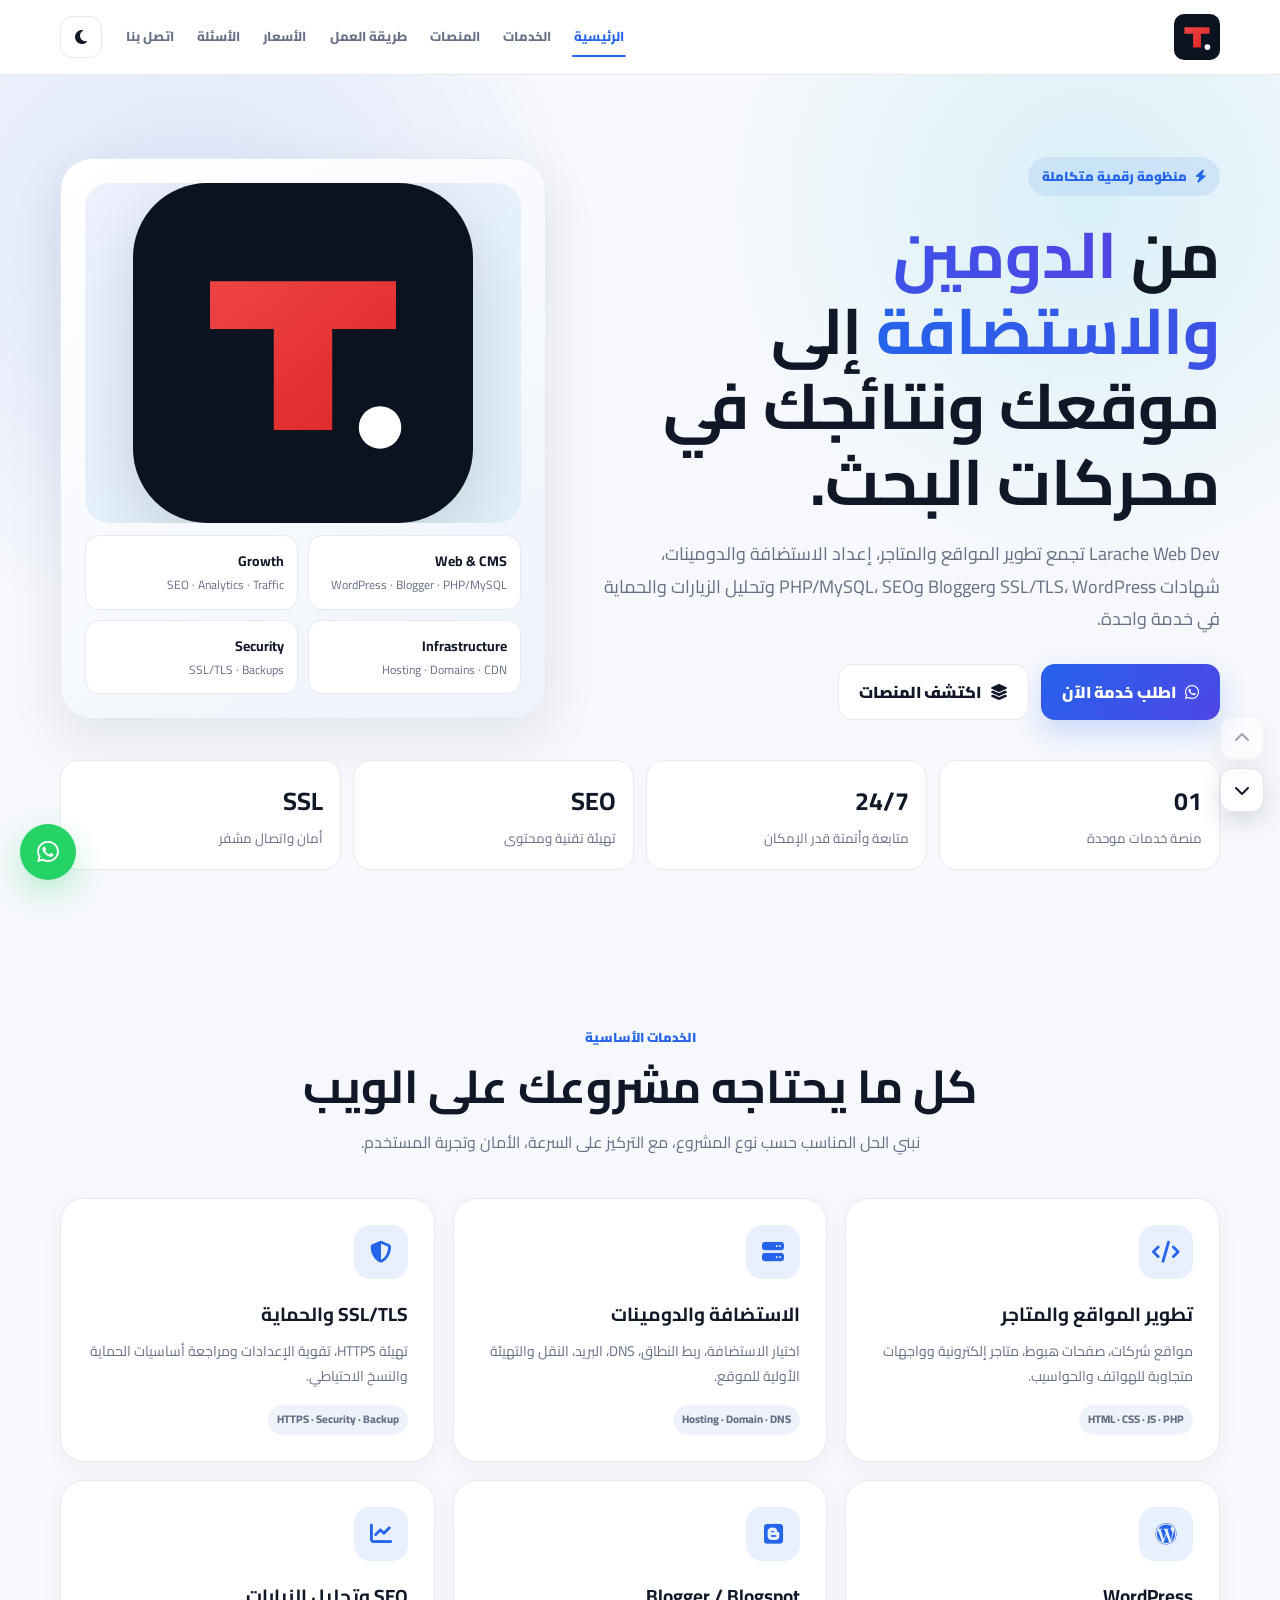
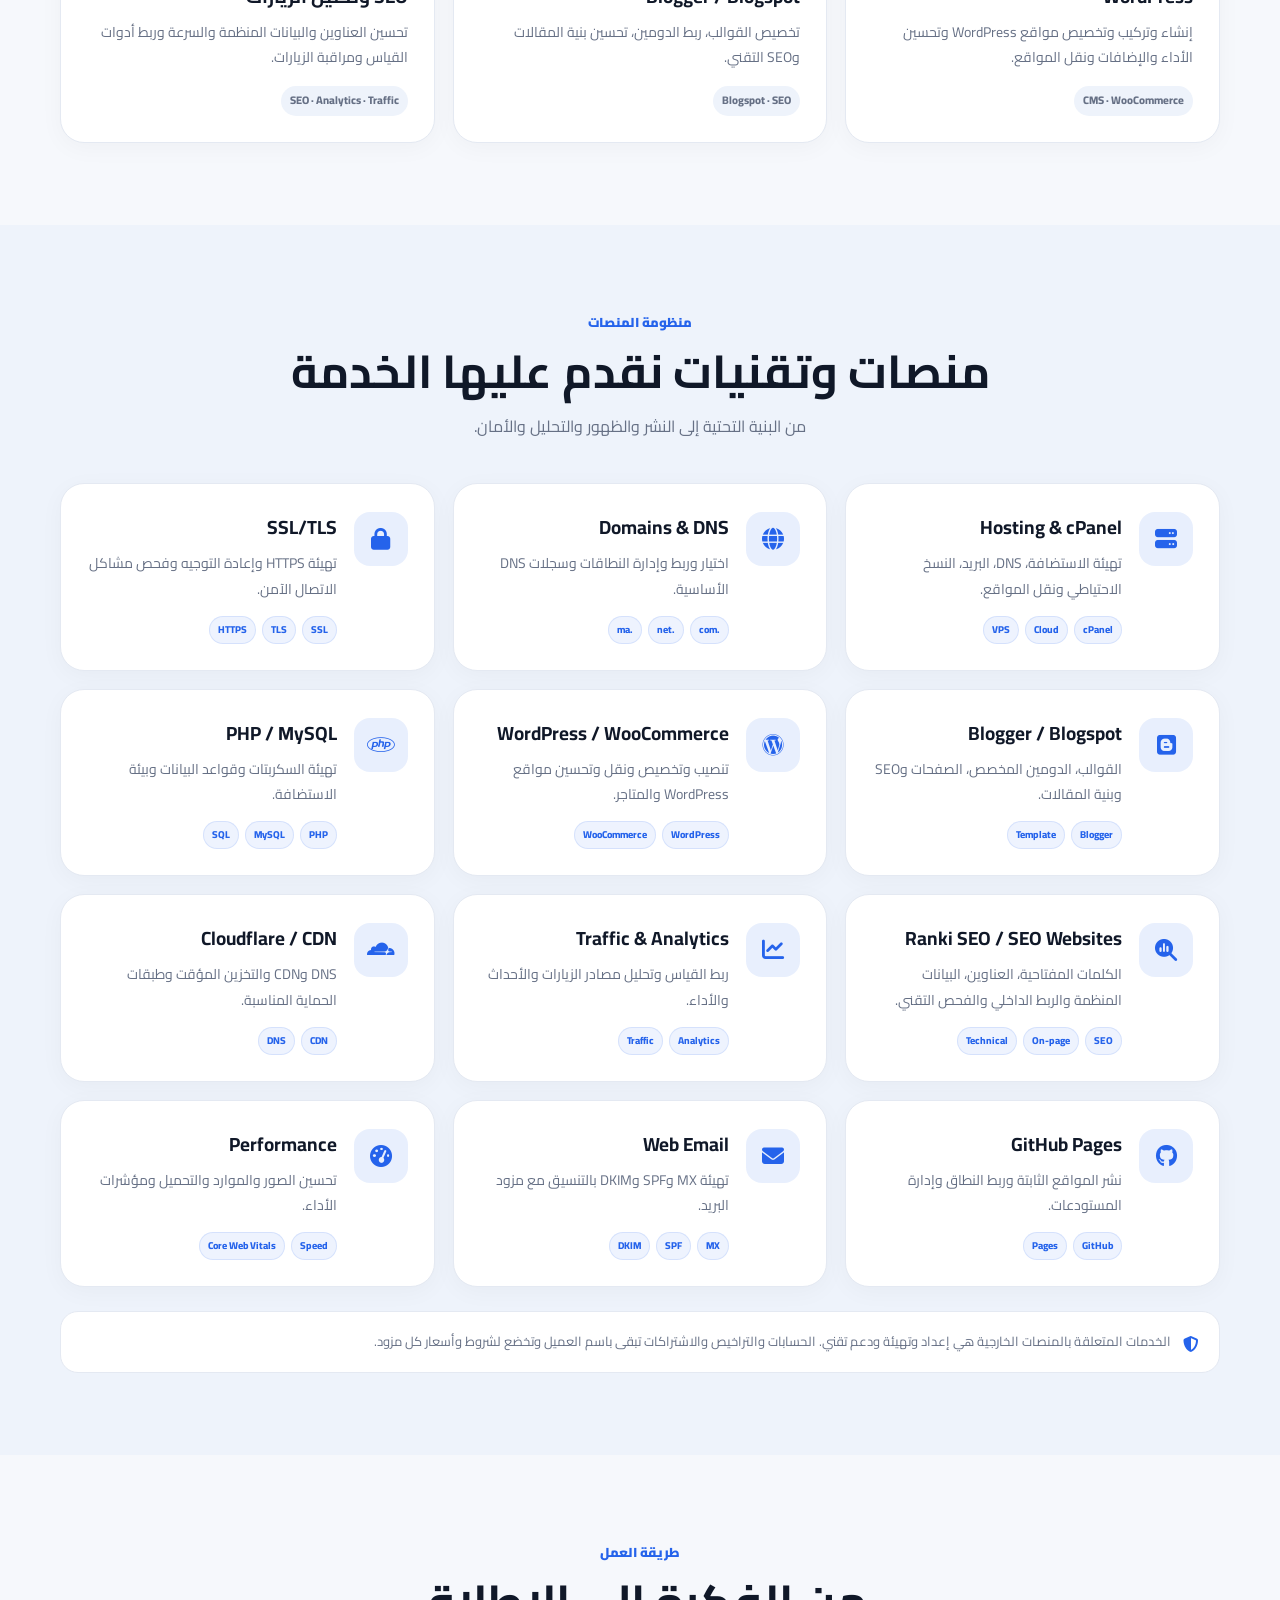
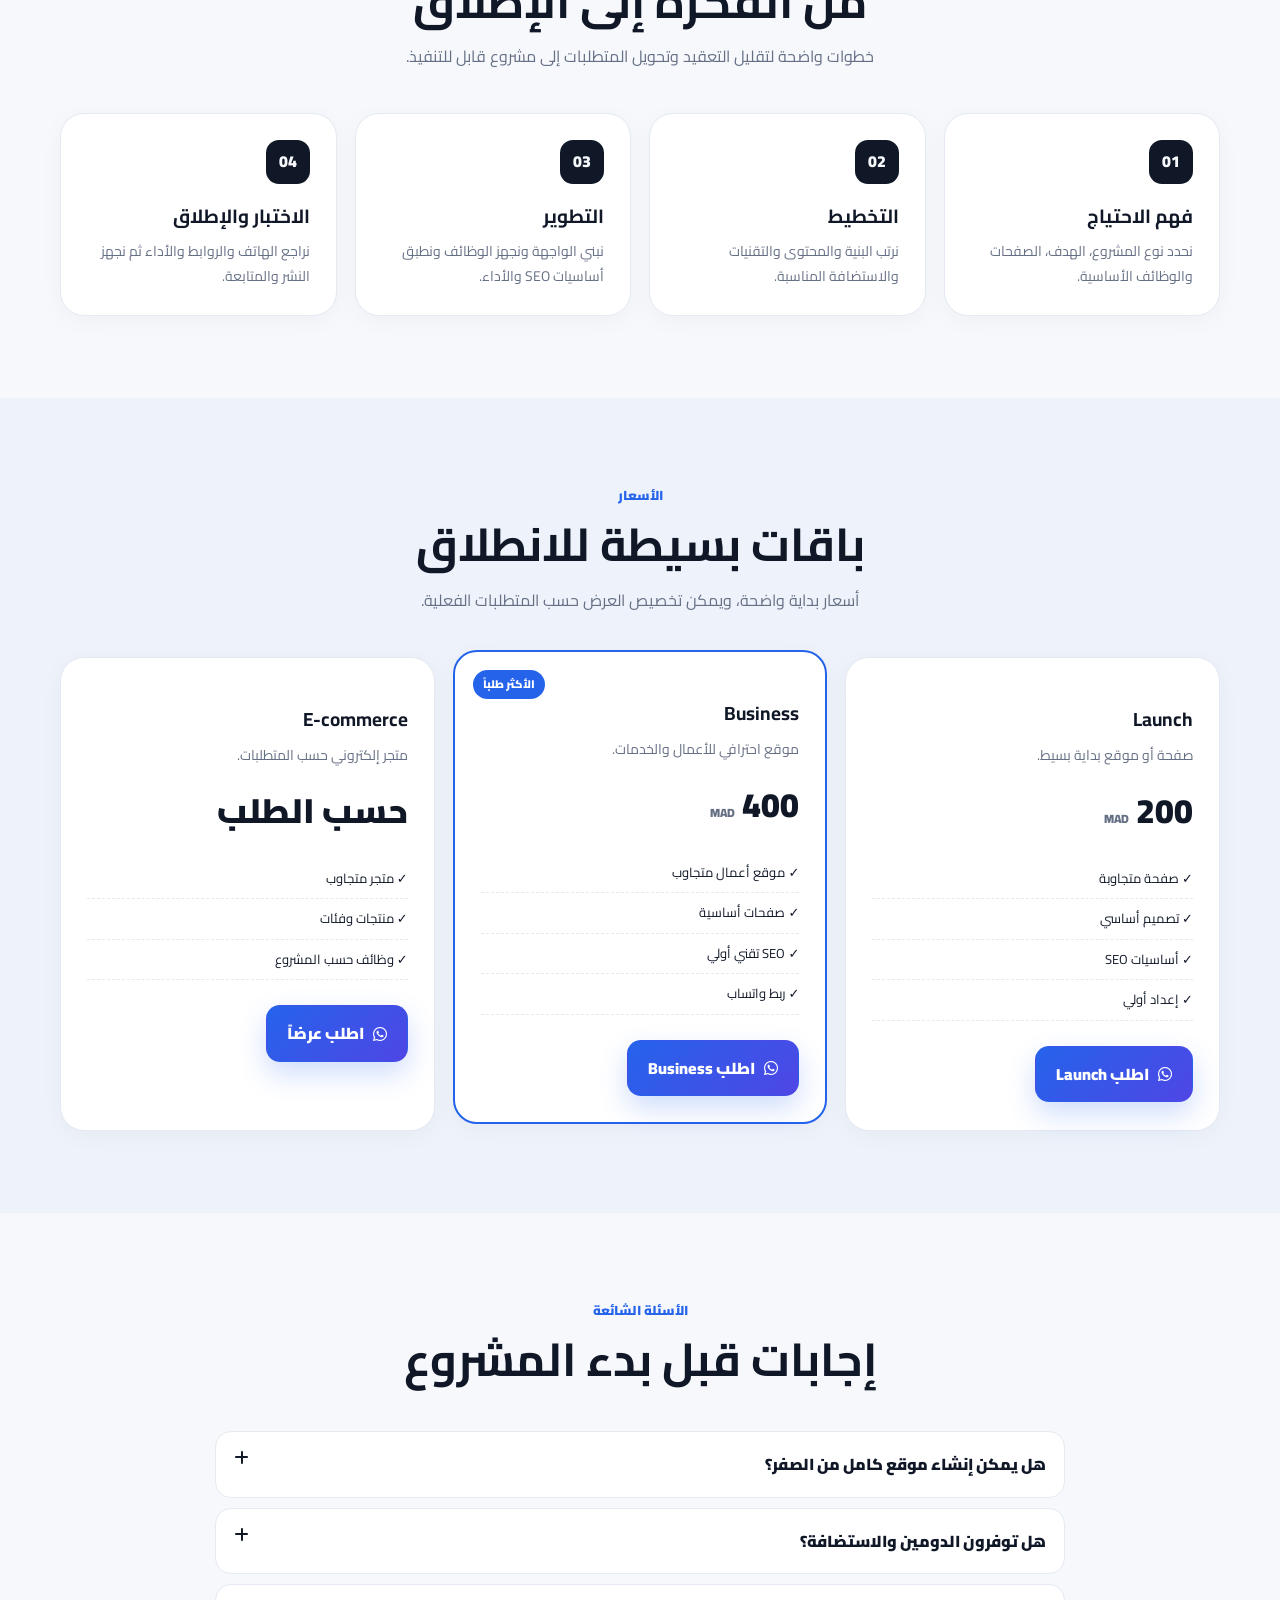
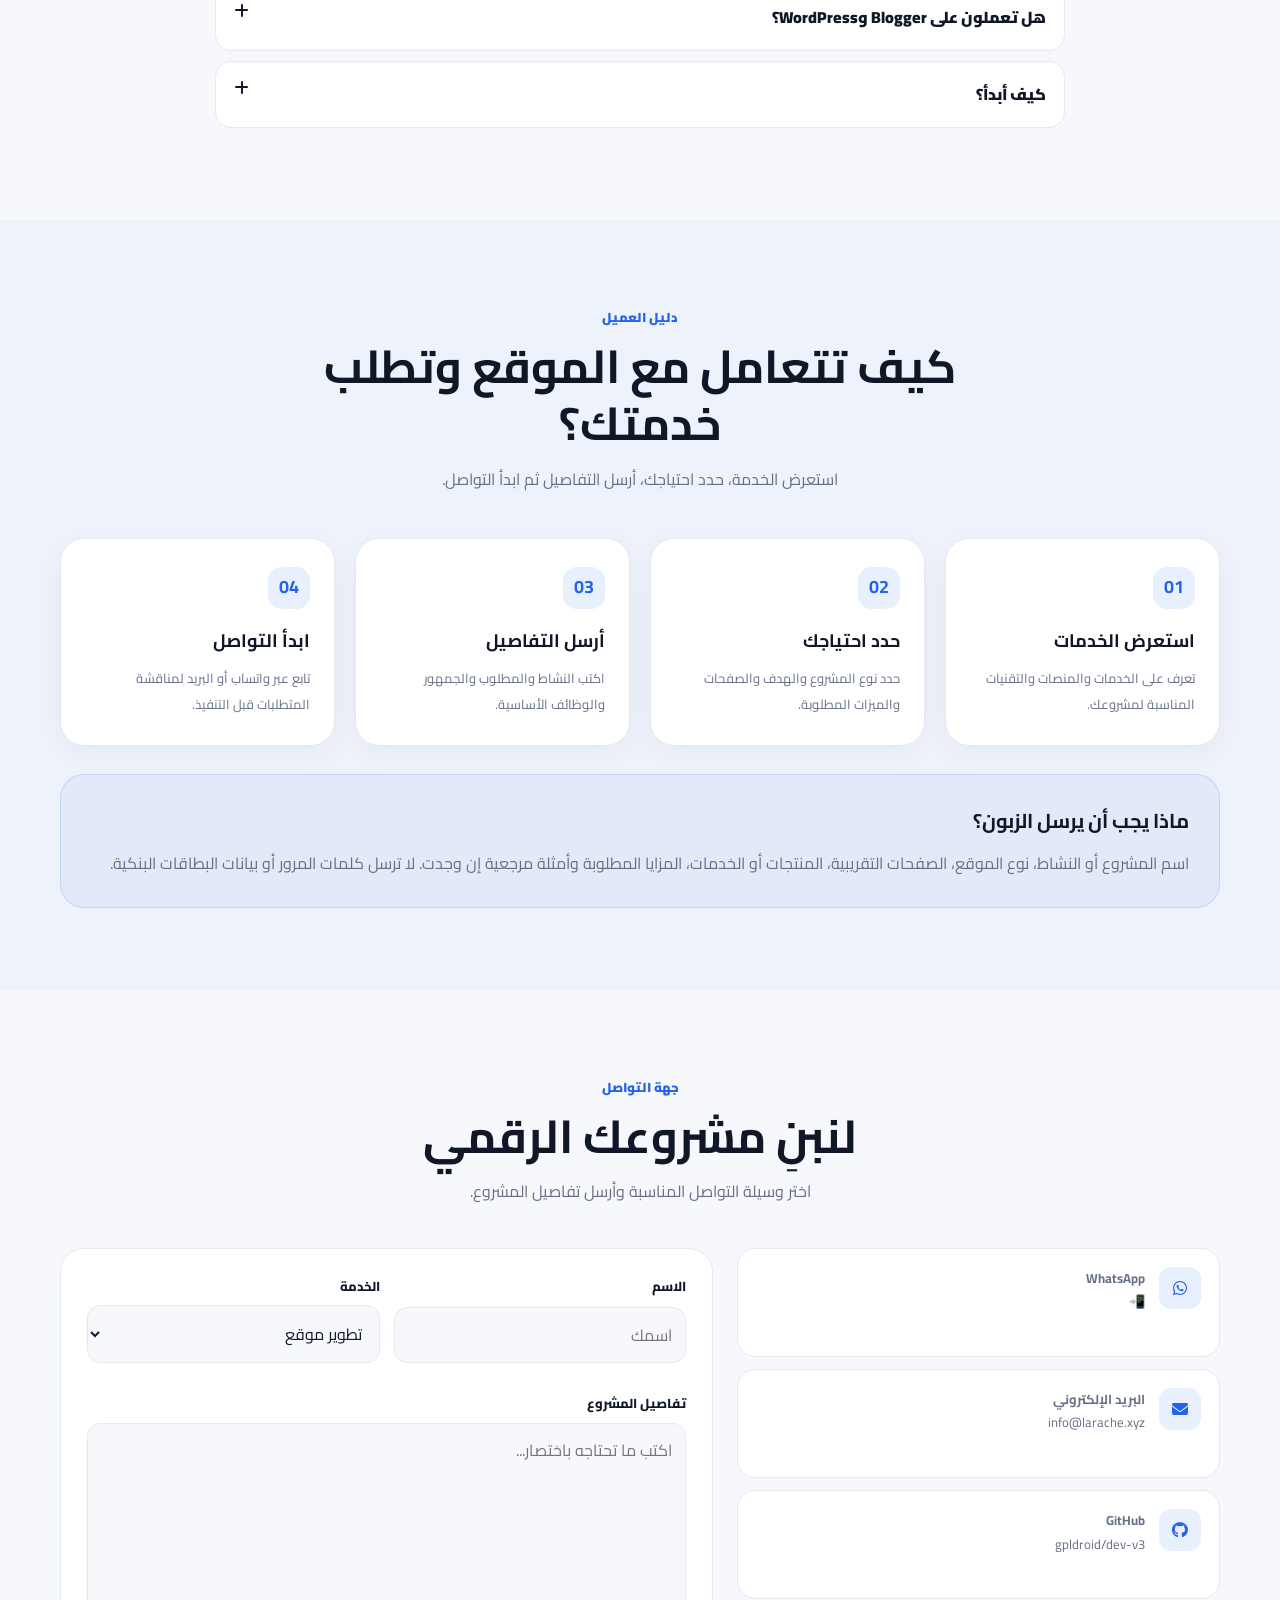
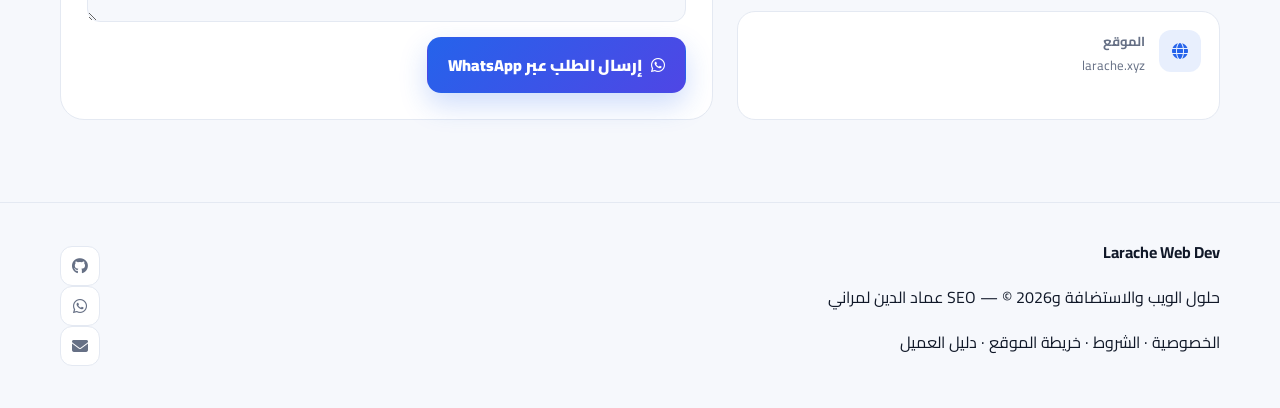
<file: index.html>
<!doctype html>
<html lang="ar" dir="rtl">
<head>
<meta charset="utf-8"><meta name="viewport" content="width=device-width,initial-scale=1">
<meta name="theme-color" content="#0b1220"><meta name="description" content="Larache Web Dev يقدم تطوير المواقع والمتاجر والاستضافة والدومينات وSSL وWordPress وBlogger وPHP/MySQL وSEO وتحليل الزيارات والحماية.">
<meta name="author" content="عماد الدين لمراني"><meta name="robots" content="index,follow,max-image-preview:large">
<link rel="canonical" href="https://gpldroid.github.io/dev-v3/"><link rel="icon" href="https://gpldroid.github.io/dev-v3/favicon.svg" type="image/svg+xml"><link rel="manifest" href="https://gpldroid.github.io/dev-v3/manifest.webmanifest">
<meta property="og:type" content="website"><meta property="og:locale" content="ar_MA"><meta property="og:site_name" content="Larache Web Dev"><meta property="og:title" content="Larache Web Dev | حلول الويب والاستضافة وSEO"><meta property="og:description" content="من الدومين والاستضافة إلى تطوير المواقع وSEO والحماية وتحليل الزيارات."><meta property="og:url" content="https://gpldroid.github.io/dev-v3/">
<meta name="twitter:card" content="summary_large_image"><meta name="twitter:title" content="Larache Web Dev"><meta name="twitter:description" content="تطوير المواقع والاستضافة والدومينات وSSL وWordPress وBlogger وPHP/MySQL وSEO.">
<link rel="preconnect" href="https://fonts.googleapis.com"><link rel="preconnect" href="https://fonts.gstatic.com" crossorigin><link rel="stylesheet" href="https://fonts.googleapis.com/css2?family=Cairo:wght@400;500;600;700;800;900&display=swap"><link rel="stylesheet" href="https://cdnjs.cloudflare.com/ajax/libs/font-awesome/6.5.2/css/all.min.css"><link rel="stylesheet" href="https://gpldroid.github.io/dev-v3/assets/css/style.css">
<title>Larache Web Dev | تصميم المواقع والاستضافة وSEO</title>
<script type="application/ld+json">{"@context":"https://schema.org","@type":"ProfessionalService","name":"Larache Web Dev","url":"https://gpldroid.github.io/dev-v3/","email":"info@larache.xyz","telephone":"+212783539816","areaServed":{"@type":"Country","name":"Morocco"},"founder":{"@type":"Person","name":"عماد الدين لمراني"},"knowsAbout":["Web Development","Hosting","Domains","SSL/TLS","WordPress","Blogger","PHP","MySQL","SEO","Analytics","Security"]}</script>
</head>
<body>
<a class="skip" href="#main">تخطي إلى المحتوى</a><div class="progress" id="progress"></div>
<header class="header"><div class="container nav"><a class="brand" href="https://gpldroid.github.io/dev-v3/" aria-label="Larache Web Dev"><img src="https://gpldroid.github.io/dev-v3/favicon.svg" width="46" height="46" alt="شعار الموقع"></a><nav class="navlinks" aria-label="التنقل الرئيسي"><a href="#home">الرئيسية</a><a href="#services">الخدمات</a><a href="#platforms">المنصات</a><a href="#process">طريقة العمل</a><a href="#pricing">الأسعار</a><a href="#faq">الأسئلة</a><a href="#contact">اتصل بنا</a></nav><div class="actions"><button class="icon-btn" id="themeBtn" aria-label="تبديل المظهر"><i class="fa-solid fa-moon"></i></button><button class="icon-btn menu-btn" id="menuBtn" aria-label="فتح القائمة" aria-expanded="false" aria-controls="mobileNav"><i class="fa-solid fa-bars"></i></button></div></div><div class="mobile-nav container" id="mobileNav"><a href="#home">الرئيسية</a><a href="#services">الخدمات</a><a href="#platforms">المنصات</a><a href="#process">طريقة العمل</a><a href="#pricing">الأسعار</a><a href="#faq">الأسئلة</a><a href="#contact">اتصل بنا</a></div></header>
<main id="main">
<section class="hero" id="home"><div class="container hero-grid"><div><span class="eyebrow"><i class="fa-solid fa-bolt"></i> منظومة رقمية متكاملة</span><h1>من <span class="gradient">الدومين والاستضافة</span> إلى موقعك ونتائجك في محركات البحث.</h1><p>Larache Web Dev تجمع تطوير المواقع والمتاجر، إعداد الاستضافة والدومينات، شهادات SSL/TLS، WordPress وBlogger وPHP/MySQL، SEO وتحليل الزيارات والحماية في خدمة واحدة.</p><div class="cta"><a class="btn btn-primary" href="https://wa.me/212783539816"><i class="fa-brands fa-whatsapp"></i> اطلب خدمة الآن</a><a class="btn btn-ghost" href="#platforms"><i class="fa-solid fa-layer-group"></i> اكتشف المنصات</a></div></div><div class="hero-card"><div class="hero-logo"><img src="https://gpldroid.github.io/dev-v3/favicon.svg" width="180" height="180" alt="Larache Web Dev" fetchpriority="high"></div><div class="hero-mini"><div class="mini"><b>Web & CMS</b>WordPress · Blogger · PHP/MySQL</div><div class="mini"><b>Growth</b>SEO · Analytics · Traffic</div><div class="mini"><b>Infrastructure</b>Hosting · Domains · CDN</div><div class="mini"><b>Security</b>SSL/TLS · Backups</div></div></div></div><div class="container metrics"><div class="metric"><b>01</b><small>منصة خدمات موحدة</small></div><div class="metric"><b>24/7</b><small>متابعة وأتمتة قدر الإمكان</small></div><div class="metric"><b>SEO</b><small>تهيئة تقنية ومحتوى</small></div><div class="metric"><b>SSL</b><small>أمان واتصال مشفر</small></div></div></section>
<section class="section" id="services"><div class="container"><div class="section-head"><span class="kicker">الخدمات الأساسية</span><h2>كل ما يحتاجه مشروعك على الويب</h2><p>نبني الحل المناسب حسب نوع المشروع، مع التركيز على السرعة، الأمان وتجربة المستخدم.</p></div><div class="grid services"><article class="card"><div class="service-icon"><i class="fa-solid fa-code"></i></div><h3>تطوير المواقع والمتاجر</h3><p>مواقع شركات، صفحات هبوط، متاجر إلكترونية وواجهات متجاوبة للهواتف والحواسيب.</p><span class="tag">HTML · CSS · JS · PHP</span></article><article class="card"><div class="service-icon"><i class="fa-solid fa-server"></i></div><h3>الاستضافة والدومينات</h3><p>اختيار الاستضافة، ربط النطاق، DNS، البريد، النقل والتهيئة الأولية للموقع.</p><span class="tag">Hosting · Domain · DNS</span></article><article class="card"><div class="service-icon"><i class="fa-solid fa-shield-halved"></i></div><h3>SSL/TLS والحماية</h3><p>تهيئة HTTPS، تقوية الإعدادات ومراجعة أساسيات الحماية والنسخ الاحتياطي.</p><span class="tag">HTTPS · Security · Backup</span></article><article class="card"><div class="service-icon"><i class="fa-brands fa-wordpress"></i></div><h3>WordPress</h3><p>إنشاء وتركيب وتخصيص مواقع WordPress وتحسين الأداء والإضافات ونقل المواقع.</p><span class="tag">CMS · WooCommerce</span></article><article class="card"><div class="service-icon"><i class="fa-brands fa-blogger"></i></div><h3>Blogger / Blogspot</h3><p>تخصيص القوالب، ربط الدومين، تحسين بنية المقالات وSEO التقني.</p><span class="tag">Blogspot · SEO</span></article><article class="card"><div class="service-icon"><i class="fa-solid fa-chart-line"></i></div><h3>SEO وتحليل الزيارات</h3><p>تحسين العناوين والبيانات المنظمة والسرعة وربط أدوات القياس ومراقبة الزيارات.</p><span class="tag">SEO · Analytics · Traffic</span></article></div></div></section>
<section class="section alt" id="platforms"><div class="container"><div class="section-head"><span class="kicker">منظومة المنصات</span><h2>منصات وتقنيات نقدم عليها الخدمة</h2><p>من البنية التحتية إلى النشر والظهور والتحليل والأمان.</p></div><div class="grid platforms"><article class="card platform"><div class="platform-icon"><i class="fa-solid fa-server"></i></div><div><h3>Hosting & cPanel</h3><p>تهيئة الاستضافة، DNS، البريد، النسخ الاحتياطي ونقل المواقع.</p><div class="chips"><span>cPanel</span><span>Cloud</span><span>VPS</span></div></div></article><article class="card platform"><div class="platform-icon"><i class="fa-solid fa-globe"></i></div><div><h3>Domains & DNS</h3><p>اختيار وربط وإدارة النطاقات وسجلات DNS الأساسية.</p><div class="chips"><span>.com</span><span>.net</span><span>.ma</span></div></div></article><article class="card platform"><div class="platform-icon"><i class="fa-solid fa-lock"></i></div><div><h3>SSL/TLS</h3><p>تهيئة HTTPS وإعادة التوجيه وفحص مشاكل الاتصال الآمن.</p><div class="chips"><span>SSL</span><span>TLS</span><span>HTTPS</span></div></div></article><article class="card platform"><div class="platform-icon"><i class="fa-brands fa-blogger"></i></div><div><h3>Blogger / Blogspot</h3><p>القوالب، الدومين المخصص، الصفحات وSEO وبنية المقالات.</p><div class="chips"><span>Blogger</span><span>Template</span></div></div></article><article class="card platform"><div class="platform-icon"><i class="fa-brands fa-wordpress"></i></div><div><h3>WordPress / WooCommerce</h3><p>تنصيب وتخصيص ونقل وتحسين مواقع WordPress والمتاجر.</p><div class="chips"><span>WordPress</span><span>WooCommerce</span></div></div></article><article class="card platform"><div class="platform-icon"><i class="fa-brands fa-php"></i></div><div><h3>PHP / MySQL</h3><p>تهيئة السكربتات وقواعد البيانات وبيئة الاستضافة.</p><div class="chips"><span>PHP</span><span>MySQL</span><span>SQL</span></div></div></article><article class="card platform"><div class="platform-icon"><i class="fa-solid fa-magnifying-glass-chart"></i></div><div><h3>Ranki SEO / SEO Websites</h3><p>الكلمات المفتاحية، العناوين، البيانات المنظمة والربط الداخلي والفحص التقني.</p><div class="chips"><span>SEO</span><span>On-page</span><span>Technical</span></div></div></article><article class="card platform"><div class="platform-icon"><i class="fa-solid fa-chart-line"></i></div><div><h3>Traffic & Analytics</h3><p>ربط القياس وتحليل مصادر الزيارات والأحداث والأداء.</p><div class="chips"><span>Analytics</span><span>Traffic</span></div></div></article><article class="card platform"><div class="platform-icon"><i class="fa-brands fa-cloudflare"></i></div><div><h3>Cloudflare / CDN</h3><p>DNS وCDN والتخزين المؤقت وطبقات الحماية المناسبة.</p><div class="chips"><span>CDN</span><span>DNS</span></div></div></article><article class="card platform"><div class="platform-icon"><i class="fa-brands fa-github"></i></div><div><h3>GitHub Pages</h3><p>نشر المواقع الثابتة وربط النطاق وإدارة المستودعات.</p><div class="chips"><span>GitHub</span><span>Pages</span></div></div></article><article class="card platform"><div class="platform-icon"><i class="fa-solid fa-envelope"></i></div><div><h3>Web Email</h3><p>تهيئة MX وSPF وDKIM بالتنسيق مع مزود البريد.</p><div class="chips"><span>MX</span><span>SPF</span><span>DKIM</span></div></div></article><article class="card platform"><div class="platform-icon"><i class="fa-solid fa-gauge-high"></i></div><div><h3>Performance</h3><p>تحسين الصور والموارد والتحميل ومؤشرات الأداء.</p><div class="chips"><span>Speed</span><span>Core Web Vitals</span></div></div></article></div><div class="notice"><i class="fa-solid fa-shield-halved"></i><p>الخدمات المتعلقة بالمنصات الخارجية هي إعداد وتهيئة ودعم تقني. الحسابات والتراخيص والاشتراكات تبقى باسم العميل وتخضع لشروط وأسعار كل مزود.</p></div></div></section>
<section class="section" id="process"><div class="container"><div class="section-head"><span class="kicker">طريقة العمل</span><h2>من الفكرة إلى الإطلاق</h2><p>خطوات واضحة لتقليل التعقيد وتحويل المتطلبات إلى مشروع قابل للتنفيذ.</p></div><div class="grid process"><article class="card step"><span class="step-no">01</span><h3>فهم الاحتياج</h3><p>نحدد نوع المشروع، الهدف، الصفحات والوظائف الأساسية.</p></article><article class="card step"><span class="step-no">02</span><h3>التخطيط</h3><p>نرتب البنية والمحتوى والتقنيات والاستضافة المناسبة.</p></article><article class="card step"><span class="step-no">03</span><h3>التطوير</h3><p>نبني الواجهة ونجهز الوظائف ونطبق أساسيات SEO والأداء.</p></article><article class="card step"><span class="step-no">04</span><h3>الاختبار والإطلاق</h3><p>نراجع الهاتف والروابط والأداء ثم نجهز النشر والمتابعة.</p></article></div></div></section>
<section class="section alt" id="pricing"><div class="container"><div class="section-head"><span class="kicker">الأسعار</span><h2>باقات بسيطة للانطلاق</h2><p>أسعار بداية واضحة، ويمكن تخصيص العرض حسب المتطلبات الفعلية.</p></div><div class="grid pricing"><article class="card price"><h3>Launch</h3><p>صفحة أو موقع بداية بسيط.</p><div class="amount">200 <small>MAD</small></div><ul class="features"><li>✓ صفحة متجاوبة</li><li>✓ تصميم أساسي</li><li>✓ أساسيات SEO</li><li>✓ إعداد أولي</li></ul><a class="btn btn-primary" href="https://wa.me/212783539816?text=أريد%20باقة%20Launch"><i class="fa-brands fa-whatsapp"></i> اطلب Launch</a></article><article class="card price featured"><span class="badge">الأكثر طلباً</span><h3>Business</h3><p>موقع احترافي للأعمال والخدمات.</p><div class="amount">400 <small>MAD</small></div><ul class="features"><li>✓ موقع أعمال متجاوب</li><li>✓ صفحات أساسية</li><li>✓ SEO تقني أولي</li><li>✓ ربط واتساب</li></ul><a class="btn btn-primary" href="https://wa.me/212783539816?text=أريد%20باقة%20Business"><i class="fa-brands fa-whatsapp"></i> اطلب Business</a></article><article class="card price"><h3>E-commerce</h3><p>متجر إلكتروني حسب المتطلبات.</p><div class="amount">حسب الطلب</div><ul class="features"><li>✓ متجر متجاوب</li><li>✓ منتجات وفئات</li><li>✓ وظائف حسب المشروع</li></ul><a class="btn btn-primary" href="https://wa.me/212783539816?text=أريد%20عرض%20سعر%20لمتجر%20إلكتروني"><i class="fa-brands fa-whatsapp"></i> اطلب عرضاً</a></article></div></div></section>
<section class="section" id="faq"><div class="container"><div class="section-head"><span class="kicker">الأسئلة الشائعة</span><h2>إجابات قبل بدء المشروع</h2></div><div class="faq"><div class="faq-item"><button class="faq-q" type="button">هل يمكن إنشاء موقع كامل من الصفر؟<i class="fa-solid fa-plus"></i></button><div class="faq-a"><p>نعم، يمكن بناء موقع شركة أو صفحة هبوط أو متجر حسب المتطلبات، مع تصميم متجاوب وتجهيزات أساسية للأداء وSEO.</p></div></div><div class="faq-item"><button class="faq-q" type="button">هل توفرون الدومين والاستضافة؟<i class="fa-solid fa-plus"></i></button><div class="faq-a"><p>نساعد في الاختيار والشراء والربط والتهيئة. الحسابات والاشتراكات تكون باسم العميل.</p></div></div><div class="faq-item"><button class="faq-q" type="button">هل تعملون على Blogger وWordPress؟<i class="fa-solid fa-plus"></i></button><div class="faq-a"><p>نعم، تشمل الخدمات التخصيص والتهيئة والنقل وتحسين البنية والأداء وSEO حسب المنصة.</p></div></div><div class="faq-item"><button class="faq-q" type="button">كيف أبدأ؟<i class="fa-solid fa-plus"></i></button><div class="faq-a"><p>أرسل وصفاً مختصراً للمشروع عبر نموذج التواصل أو واتساب، وسنحدد المتطلبات والخطوة التالية.</p></div></div></div></div></section>
<section class="section alt" id="guide"><div class="container"><div class="section-head"><span class="kicker">دليل العميل</span><h2>كيف تتعامل مع الموقع وتطلب خدمتك؟</h2><p>استعرض الخدمة، حدد احتياجك، أرسل التفاصيل ثم ابدأ التواصل.</p></div><div class="guide-grid"><article class="guide-card"><b>01</b><h3>استعرض الخدمات</h3><p>تعرف على الخدمات والمنصات والتقنيات المناسبة لمشروعك.</p></article><article class="guide-card"><b>02</b><h3>حدد احتياجك</h3><p>حدد نوع المشروع والهدف والصفحات والميزات المطلوبة.</p></article><article class="guide-card"><b>03</b><h3>أرسل التفاصيل</h3><p>اكتب النشاط والمطلوب والجمهور والوظائف الأساسية.</p></article><article class="guide-card"><b>04</b><h3>ابدأ التواصل</h3><p>تابع عبر واتساب أو البريد لمناقشة المتطلبات قبل التنفيذ.</p></article></div><div class="guide-note"><h3>ماذا يجب أن يرسل الزبون؟</h3><p>اسم المشروع أو النشاط، نوع الموقع، الصفحات التقريبية، المنتجات أو الخدمات، المزايا المطلوبة وأمثلة مرجعية إن وجدت. لا ترسل كلمات المرور أو بيانات البطاقات البنكية.</p></div></div></section>
<section class="section" id="contact"><div class="container"><div class="section-head"><span class="kicker">جهة التواصل</span><h2>لنبنِ مشروعك الرقمي</h2><p>اختر وسيلة التواصل المناسبة وأرسل تفاصيل المشروع.</p></div><div class="contact"><div class="contact-info"><a class="contact-item" href="https://wa.me/212783539816"><i class="fa-brands fa-whatsapp"></i><span><b>WhatsApp</b>📲</span></a><a class="contact-item" href="mailto:info@larache.xyz"><i class="fa-solid fa-envelope"></i><span><b>البريد الإلكتروني</b>info@larache.xyz</span></a><a class="contact-item" href="https://github.com/gpldroid/dev-v3"><i class="fa-brands fa-github"></i><span><b>GitHub</b>gpldroid/dev-v3</span></a><div class="contact-item"><i class="fa-solid fa-globe"></i><span><b>الموقع</b>larache.xyz</span></div></div><form class="form" id="contactForm"><div class="form-grid"><div class="field"><label for="name">الاسم</label><input id="name" name="name" required autocomplete="name" placeholder="اسمك"></div><div class="field"><label for="service">الخدمة</label><select id="service" name="service"><option>تطوير موقع</option><option>متجر إلكتروني</option><option>WordPress</option><option>Blogger</option><option>استضافة ودومين</option><option>SEO</option><option>SSL / حماية</option><option>أخرى</option></select></div><div class="field full"><label for="message">تفاصيل المشروع</label><textarea id="message" name="message" rows="6" required placeholder="اكتب ما تحتاجه باختصار..."></textarea></div></div><button class="btn btn-primary" type="submit"><i class="fa-brands fa-whatsapp"></i> إرسال الطلب عبر WhatsApp</button></form></div></div></section>
</main><a class="float-wa" href="https://wa.me/212783539816" target="_blank" rel="noopener" aria-label="تواصل عبر WhatsApp" title="WhatsApp"><i class="fa-brands fa-whatsapp"></i></a>
<footer class="footer"><div class="container footer-grid"><div><strong>Larache Web Dev</strong><p>حلول الويب والاستضافة وSEO — © <span id="year"></span> عماد الدين لمراني</p><p><a href="https://gpldroid.github.io/dev-v3/privacy.html">الخصوصية</a> · <a href="https://gpldroid.github.io/dev-v3/terms.html">الشروط</a> · <a href="https://gpldroid.github.io/dev-v3/sitemap.html">خريطة الموقع</a> · <a href="https://gpldroid.github.io/dev-v3/instructions.html">دليل العميل</a></p></div><div class="social"><a href="https://github.com/gpldroid/dev-v3" aria-label="GitHub"><i class="fa-brands fa-github"></i></a><a href="https://wa.me/212783539816" aria-label="WhatsApp"><i class="fa-brands fa-whatsapp"></i></a><a href="mailto:info@larache.xyz" aria-label="Email"><i class="fa-solid fa-envelope"></i></a></div></div></footer><script src="https://gpldroid.github.io/dev-v3/assets/js/app.js"></script>
</body></html>
</file>
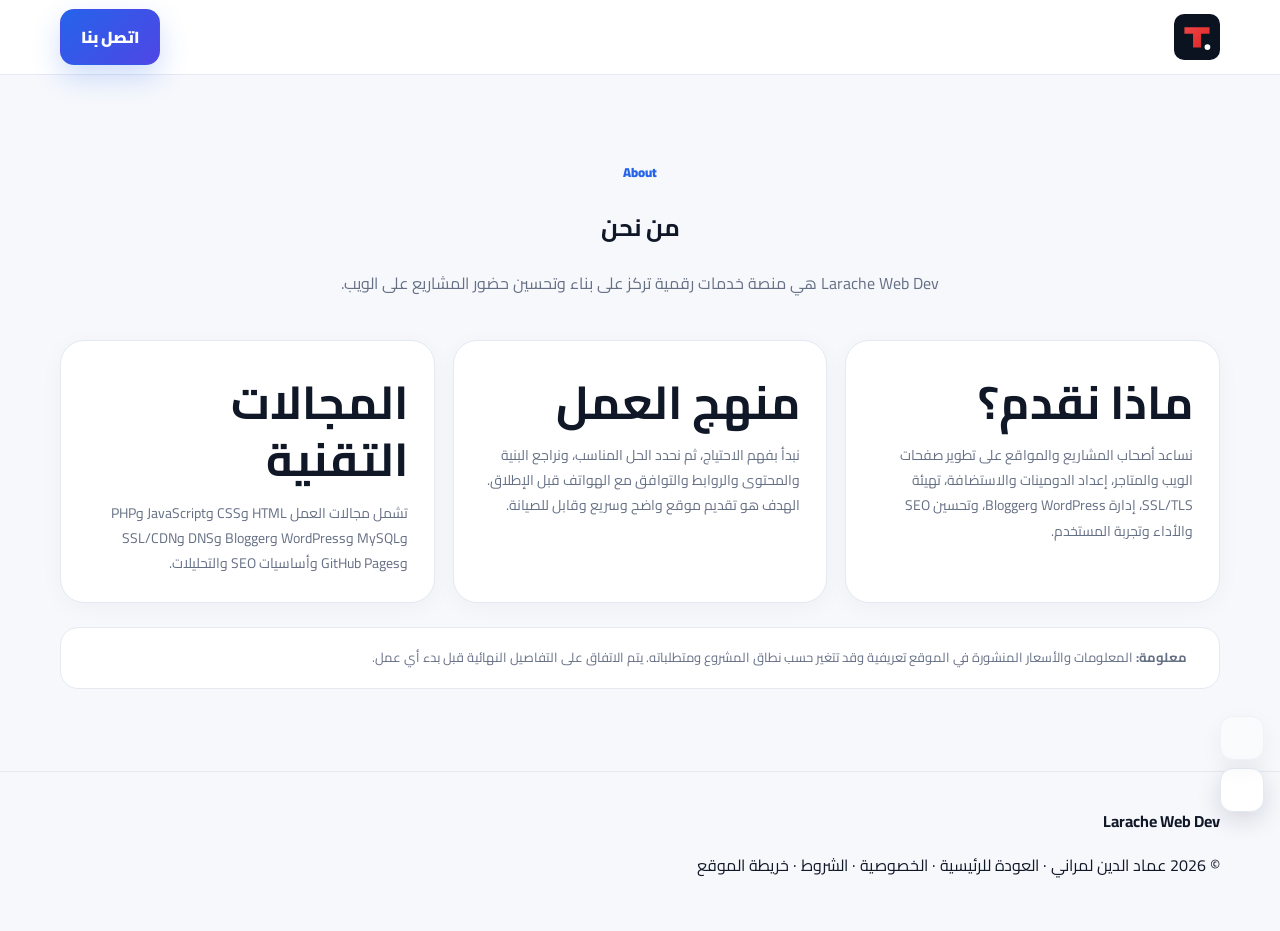
<file: about.html>
<!doctype html>
<html lang="ar" dir="rtl">
<head>
<meta charset="utf-8">
<meta name="viewport" content="width=device-width,initial-scale=1">
<meta name="theme-color" content="#0b1220">
<meta name="description" content="من نحن في Larache Web Dev: خدمات تطوير المواقع والاستضافة والدومينات وSEO والحماية والأداء في المغرب.">
<meta name="robots" content="index,follow,max-image-preview:large">
<link rel="canonical" href="https://gpldroid.github.io/dev-v3/about.html">
<link rel="icon" href="favicon.svg" type="image/svg+xml">
<link rel="stylesheet" href="https://fonts.googleapis.com/css2?family=Cairo:wght@400;500;600;700;800;900&display=swap">
<link rel="stylesheet" href="assets/css/style.css">
<title>من نحن | Larache Web Dev</title>
<script type="application/ld+json">{"@context":"https://schema.org","@type":"AboutPage","name":"من نحن | Larache Web Dev","url":"https://gpldroid.github.io/dev-v3/about.html","inLanguage":"ar","about":{"@type":"ProfessionalService","name":"Larache Web Dev","areaServed":{"@type":"Country","name":"Morocco"},"email":"info@larache.xyz","founder":{"@type":"Person","name":"عماد الدين لمراني"}}}</script>
</head>
<body>
<header class="header"><div class="container nav"><a class="brand" href="index.html" aria-label="Larache Web Dev"><img src="favicon.svg" width="46" height="46" alt="شعار الموقع"></a><a class="btn btn-primary" href="index.html#contact">اتصل بنا</a></div></header>
<main>
<section class="section"><div class="container">
<div class="section-head"><span class="kicker">About</span><h1>من نحن</h1><p>Larache Web Dev هي منصة خدمات رقمية تركز على بناء وتحسين حضور المشاريع على الويب.</p></div>
<div class="grid services">
<article class="card"><h2>ماذا نقدم؟</h2><p>نساعد أصحاب المشاريع والمواقع على تطوير صفحات الويب والمتاجر، إعداد الدومينات والاستضافة، تهيئة SSL/TLS، إدارة WordPress وBlogger، وتحسين SEO والأداء وتجربة المستخدم.</p></article>
<article class="card"><h2>منهج العمل</h2><p>نبدأ بفهم الاحتياج، ثم نحدد الحل المناسب، ونراجع البنية والمحتوى والروابط والتوافق مع الهواتف قبل الإطلاق. الهدف هو تقديم موقع واضح وسريع وقابل للصيانة.</p></article>
<article class="card"><h2>المجالات التقنية</h2><p>تشمل مجالات العمل HTML وCSS وJavaScript وPHP وMySQL وWordPress وBlogger وDNS وSSL/CDN وGitHub Pages وأساسيات SEO والتحليلات.</p></article>
</div>
<div class="notice"><i class="fa-solid fa-circle-info"></i><p><strong>معلومة:</strong> المعلومات والأسعار المنشورة في الموقع تعريفية وقد تتغير حسب نطاق المشروع ومتطلباته. يتم الاتفاق على التفاصيل النهائية قبل بدء أي عمل.</p></div>
</div></section>
</main>
<footer class="footer"><div class="container"><strong>Larache Web Dev</strong><p>© 2026 عماد الدين لمراني · <a href="index.html">العودة للرئيسية</a> · <a href="privacy.html">الخصوصية</a> · <a href="terms.html">الشروط</a> · <a href="sitemap.html">خريطة الموقع</a></p></div></footer>
<script src="assets/js/app.js" defer></script>
</body>
</html>
</file>
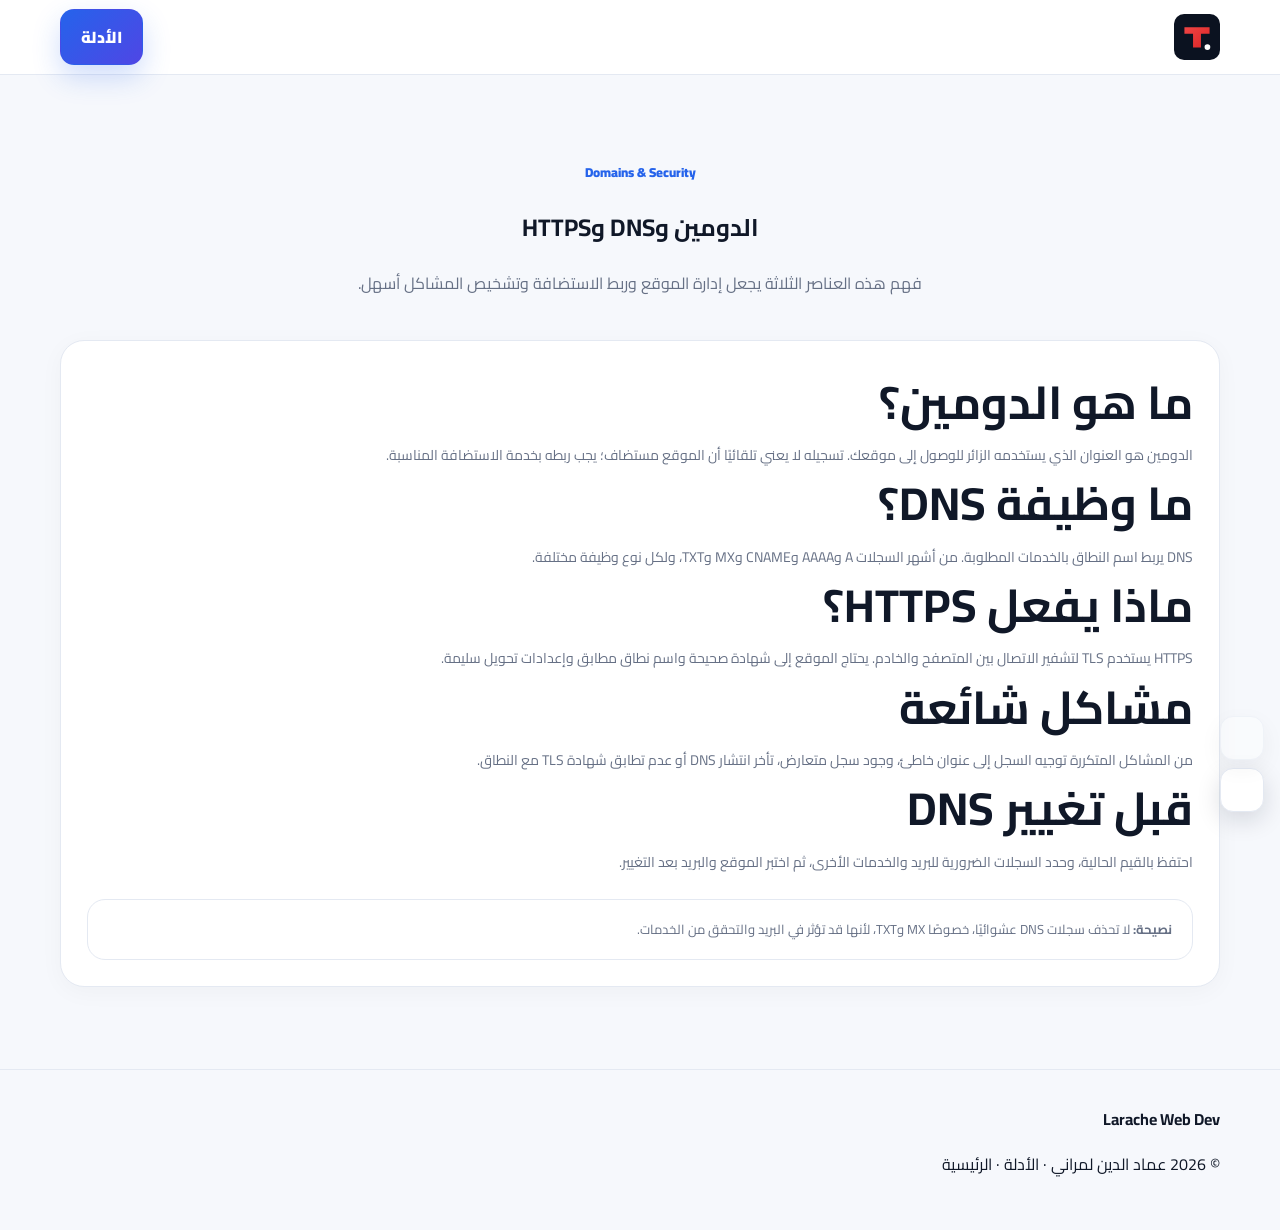
<file: guide-domain-dns.html>
<!doctype html><html lang="ar" dir="rtl"><head><meta charset="utf-8"><meta name="viewport" content="width=device-width,initial-scale=1"><meta name="description" content="شرح مبسط للدومين وDNS وHTTPS وSSL/TLS وكيفية فهم سجلات النطاق ومشاكل الاتصال الشائعة."><meta name="robots" content="index,follow"><link rel="canonical" href="https://gpldroid.github.io/dev-v3/guide-domain-dns.html"><link rel="icon" href="favicon.svg" type="image/svg+xml"><link rel="stylesheet" href="https://fonts.googleapis.com/css2?family=Cairo:wght@400;600;700;800;900&display=swap"><link rel="stylesheet" href="assets/css/style.css"><title>الدومين وDNS وHTTPS | Larache Web Dev</title></head><body><header class="header"><div class="container nav"><a class="brand" href="index.html"><img src="favicon.svg" width="46" height="46" alt="Larache Web Dev"></a><a class="btn btn-primary" href="guides.html">الأدلة</a></div></header><main><article class="section"><div class="container"><div class="section-head"><span class="kicker">Domains & Security</span><h1>الدومين وDNS وHTTPS</h1><p>فهم هذه العناصر الثلاثة يجعل إدارة الموقع وربط الاستضافة وتشخيص المشاكل أسهل.</p></div><div class="card"><h2>ما هو الدومين؟</h2><p>الدومين هو العنوان الذي يستخدمه الزائر للوصول إلى موقعك. تسجيله لا يعني تلقائيًا أن الموقع مستضاف؛ يجب ربطه بخدمة الاستضافة المناسبة.</p><h2>ما وظيفة DNS؟</h2><p>DNS يربط اسم النطاق بالخدمات المطلوبة. من أشهر السجلات A وAAAA وCNAME وMX وTXT، ولكل نوع وظيفة مختلفة.</p><h2>ماذا يفعل HTTPS؟</h2><p>HTTPS يستخدم TLS لتشفير الاتصال بين المتصفح والخادم. يحتاج الموقع إلى شهادة صحيحة واسم نطاق مطابق وإعدادات تحويل سليمة.</p><h2>مشاكل شائعة</h2><p>من المشاكل المتكررة توجيه السجل إلى عنوان خاطئ، وجود سجل متعارض، تأخر انتشار DNS أو عدم تطابق شهادة TLS مع النطاق.</p><h2>قبل تغيير DNS</h2><p>احتفظ بالقيم الحالية، وحدد السجلات الضرورية للبريد والخدمات الأخرى، ثم اختبر الموقع والبريد بعد التغيير.</p><div class="notice"><p><strong>نصيحة:</strong> لا تحذف سجلات DNS عشوائيًا، خصوصًا MX وTXT، لأنها قد تؤثر في البريد والتحقق من الخدمات.</p></div></div></div></article></main><footer class="footer"><div class="container"><strong>Larache Web Dev</strong><p>© 2026 عماد الدين لمراني · <a href="guides.html">الأدلة</a> · <a href="index.html">الرئيسية</a></p></div></footer><script src="assets/js/app.js" defer></script></body></html>
</file>
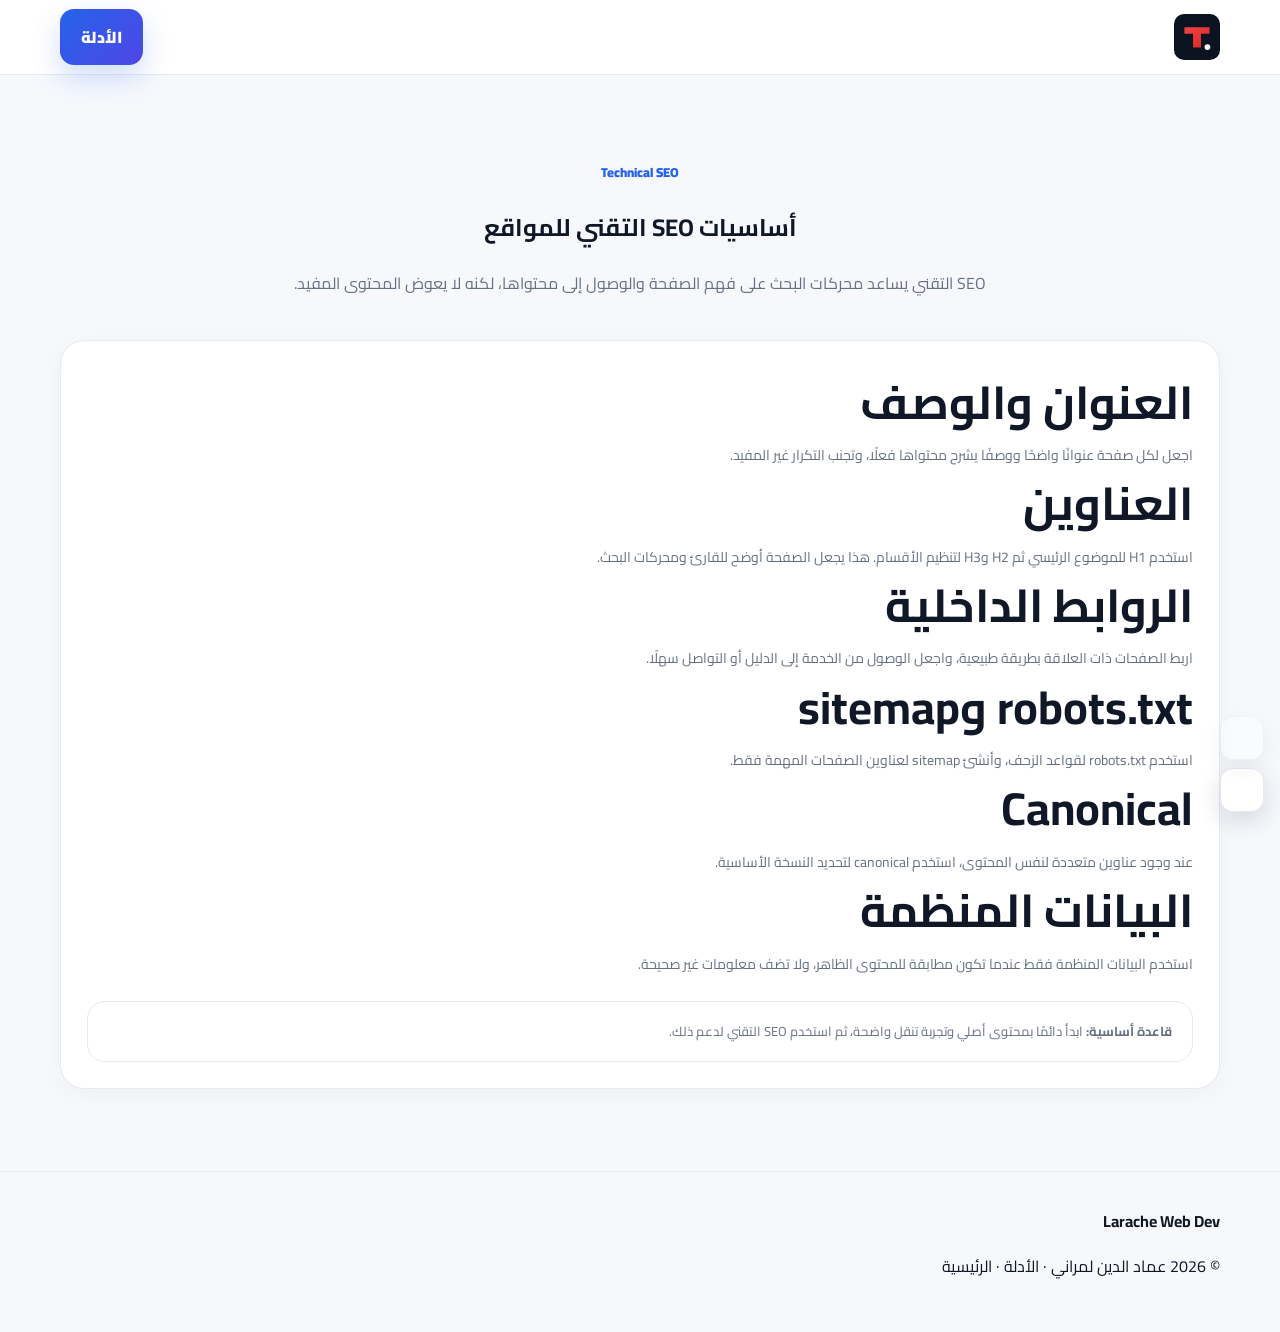
<file: guide-seo.html>
<!doctype html><html lang="ar" dir="rtl"><head><meta charset="utf-8"><meta name="viewport" content="width=device-width,initial-scale=1"><meta name="description" content="دليل SEO التقني: العنوان والوصف والروابط الداخلية وrobots.txt وsitemap والبيانات المنظمة."><meta name="robots" content="index,follow"><link rel="canonical" href="https://gpldroid.github.io/dev-v3/guide-seo.html"><link rel="icon" href="favicon.svg" type="image/svg+xml"><link rel="stylesheet" href="https://fonts.googleapis.com/css2?family=Cairo:wght@400;600;700;800;900&display=swap"><link rel="stylesheet" href="assets/css/style.css"><title>أساسيات SEO التقني | Larache Web Dev</title></head><body><header class="header"><div class="container nav"><a class="brand" href="index.html"><img src="favicon.svg" width="46" height="46" alt="Larache Web Dev"></a><a class="btn btn-primary" href="guides.html">الأدلة</a></div></header><main><article class="section"><div class="container"><div class="section-head"><span class="kicker">Technical SEO</span><h1>أساسيات SEO التقني للمواقع</h1><p>SEO التقني يساعد محركات البحث على فهم الصفحة والوصول إلى محتواها، لكنه لا يعوض المحتوى المفيد.</p></div><div class="card"><h2>العنوان والوصف</h2><p>اجعل لكل صفحة عنوانًا واضحًا ووصفًا يشرح محتواها فعلًا، وتجنب التكرار غير المفيد.</p><h2>العناوين</h2><p>استخدم H1 للموضوع الرئيسي ثم H2 وH3 لتنظيم الأقسام. هذا يجعل الصفحة أوضح للقارئ ومحركات البحث.</p><h2>الروابط الداخلية</h2><p>اربط الصفحات ذات العلاقة بطريقة طبيعية، واجعل الوصول من الخدمة إلى الدليل أو التواصل سهلًا.</p><h2>robots.txt وsitemap</h2><p>استخدم robots.txt لقواعد الزحف، وأنشئ sitemap لعناوين الصفحات المهمة فقط.</p><h2>Canonical</h2><p>عند وجود عناوين متعددة لنفس المحتوى، استخدم canonical لتحديد النسخة الأساسية.</p><h2>البيانات المنظمة</h2><p>استخدم البيانات المنظمة فقط عندما تكون مطابقة للمحتوى الظاهر، ولا تضف معلومات غير صحيحة.</p><div class="notice"><p><strong>قاعدة أساسية:</strong> ابدأ دائمًا بمحتوى أصلي وتجربة تنقل واضحة، ثم استخدم SEO التقني لدعم ذلك.</p></div></div></div></article></main><footer class="footer"><div class="container"><strong>Larache Web Dev</strong><p>© 2026 عماد الدين لمراني · <a href="guides.html">الأدلة</a> · <a href="index.html">الرئيسية</a></p></div></footer><script src="assets/js/app.js" defer></script></body></html>
</file>
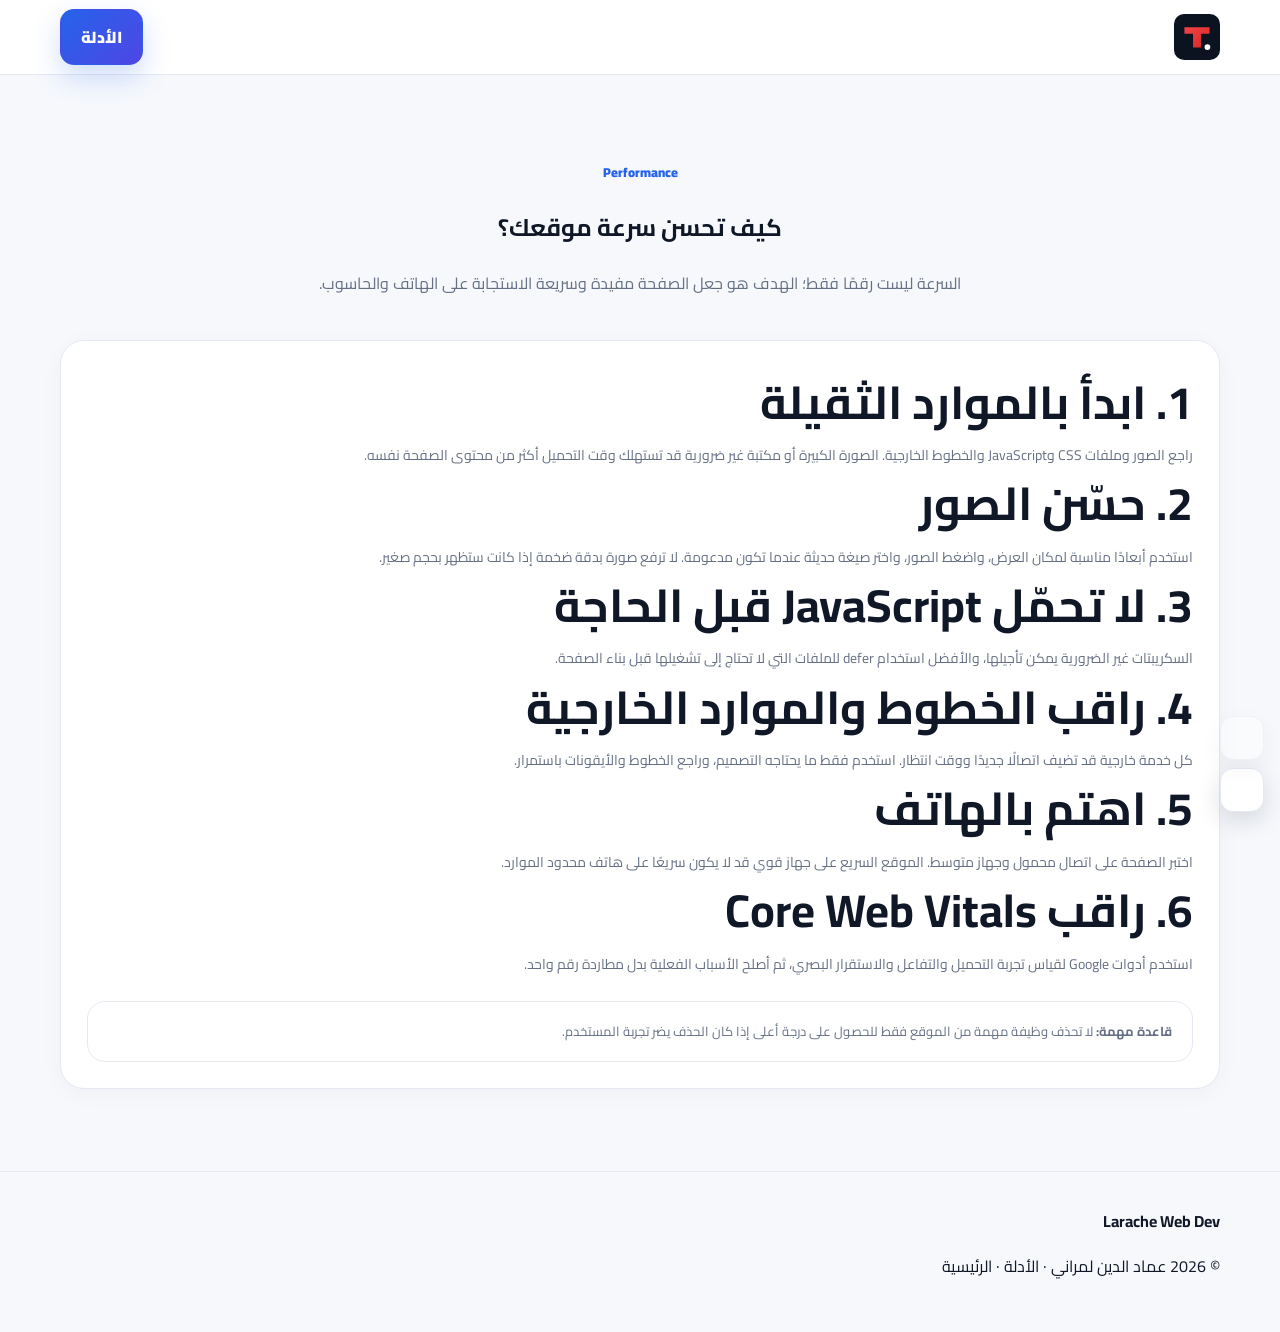
<file: guide-speed.html>
<!doctype html><html lang="ar" dir="rtl"><head><meta charset="utf-8"><meta name="viewport" content="width=device-width,initial-scale=1"><meta name="description" content="دليل عملي لتحسين سرعة الموقع: الصور والخطوط وCSS وJavaScript والتخزين المؤقت ومؤشرات Core Web Vitals."><meta name="robots" content="index,follow"><link rel="canonical" href="https://gpldroid.github.io/dev-v3/guide-speed.html"><link rel="icon" href="favicon.svg" type="image/svg+xml"><link rel="stylesheet" href="https://fonts.googleapis.com/css2?family=Cairo:wght@400;600;700;800;900&display=swap"><link rel="stylesheet" href="assets/css/style.css"><title>كيف تحسن سرعة موقعك؟ | Larache Web Dev</title></head><body><header class="header"><div class="container nav"><a class="brand" href="index.html"><img src="favicon.svg" width="46" height="46" alt="Larache Web Dev"></a><a class="btn btn-primary" href="guides.html">الأدلة</a></div></header><main><article class="section"><div class="container"><div class="section-head"><span class="kicker">Performance</span><h1>كيف تحسن سرعة موقعك؟</h1><p>السرعة ليست رقمًا فقط؛ الهدف هو جعل الصفحة مفيدة وسريعة الاستجابة على الهاتف والحاسوب.</p></div><div class="card"><h2>1. ابدأ بالموارد الثقيلة</h2><p>راجع الصور وملفات CSS وJavaScript والخطوط الخارجية. الصورة الكبيرة أو مكتبة غير ضرورية قد تستهلك وقت التحميل أكثر من محتوى الصفحة نفسه.</p><h2>2. حسّن الصور</h2><p>استخدم أبعادًا مناسبة لمكان العرض، واضغط الصور، واختر صيغة حديثة عندما تكون مدعومة. لا ترفع صورة بدقة ضخمة إذا كانت ستظهر بحجم صغير.</p><h2>3. لا تحمّل JavaScript قبل الحاجة</h2><p>السكريبتات غير الضرورية يمكن تأجيلها، والأفضل استخدام defer للملفات التي لا تحتاج إلى تشغيلها قبل بناء الصفحة.</p><h2>4. راقب الخطوط والموارد الخارجية</h2><p>كل خدمة خارجية قد تضيف اتصالًا جديدًا ووقت انتظار. استخدم فقط ما يحتاجه التصميم، وراجع الخطوط والأيقونات باستمرار.</p><h2>5. اهتم بالهاتف</h2><p>اختبر الصفحة على اتصال محمول وجهاز متوسط. الموقع السريع على جهاز قوي قد لا يكون سريعًا على هاتف محدود الموارد.</p><h2>6. راقب Core Web Vitals</h2><p>استخدم أدوات Google لقياس تجربة التحميل والتفاعل والاستقرار البصري، ثم أصلح الأسباب الفعلية بدل مطاردة رقم واحد.</p><div class="notice"><p><strong>قاعدة مهمة:</strong> لا تحذف وظيفة مهمة من الموقع فقط للحصول على درجة أعلى إذا كان الحذف يضر تجربة المستخدم.</p></div></div></div></article></main><footer class="footer"><div class="container"><strong>Larache Web Dev</strong><p>© 2026 عماد الدين لمراني · <a href="guides.html">الأدلة</a> · <a href="index.html">الرئيسية</a></p></div></footer><script src="assets/js/app.js" defer></script></body></html>
</file>
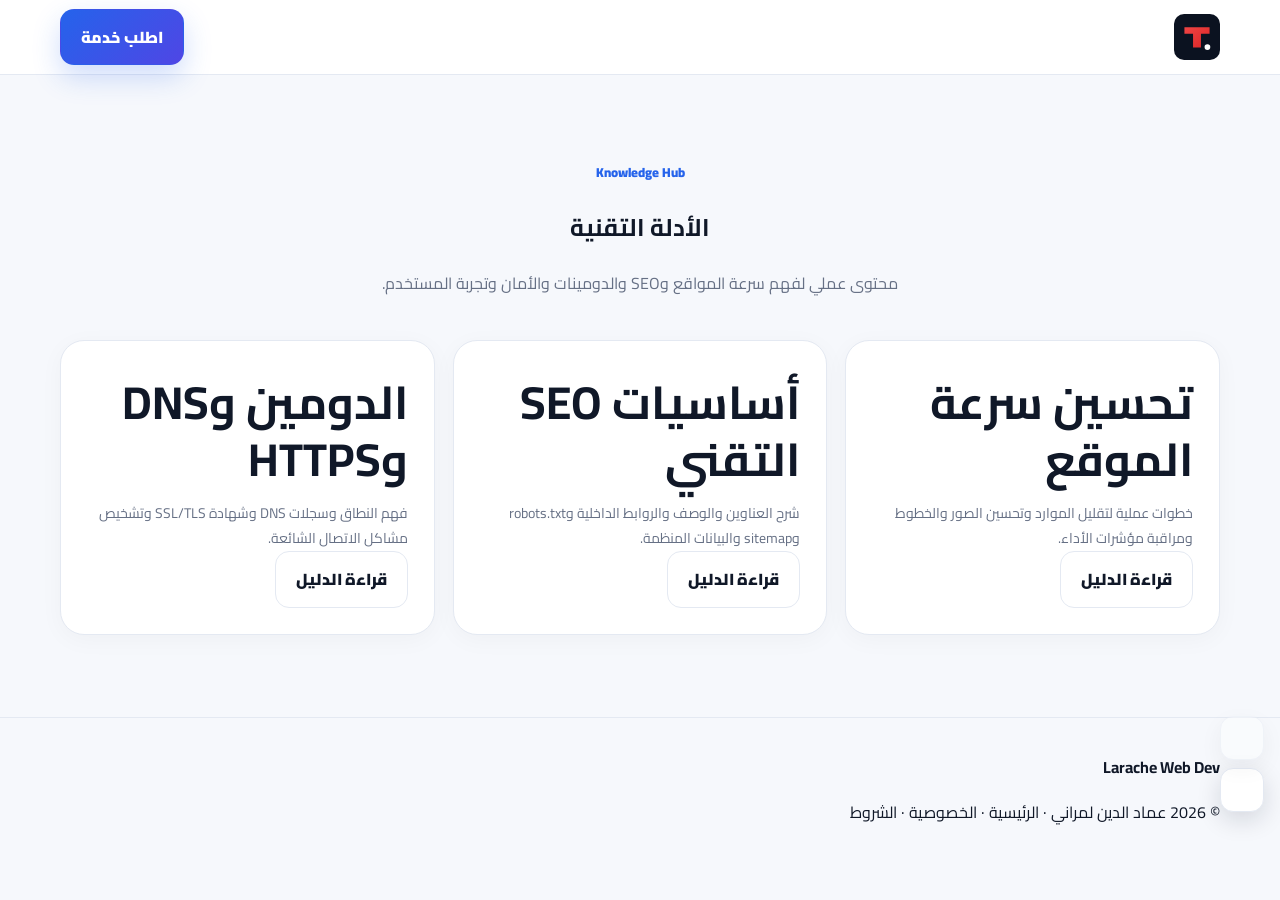
<file: guides.html>
<!doctype html><html lang="ar" dir="rtl"><head><meta charset="utf-8"><meta name="viewport" content="width=device-width,initial-scale=1"><meta name="description" content="أدلة تقنية عربية عن سرعة المواقع وSEO والدومينات وDNS وHTTPS من Larache Web Dev."><meta name="robots" content="index,follow"><link rel="canonical" href="https://gpldroid.github.io/dev-v3/guides.html"><link rel="icon" href="favicon.svg" type="image/svg+xml"><link rel="stylesheet" href="https://fonts.googleapis.com/css2?family=Cairo:wght@400;600;700;800;900&display=swap"><link rel="stylesheet" href="assets/css/style.css"><title>الأدلة التقنية | Larache Web Dev</title></head><body><header class="header"><div class="container nav"><a class="brand" href="index.html"><img src="favicon.svg" width="46" height="46" alt="Larache Web Dev"></a><a class="btn btn-primary" href="index.html#contact">اطلب خدمة</a></div></header><main><section class="section"><div class="container"><div class="section-head"><span class="kicker">Knowledge Hub</span><h1>الأدلة التقنية</h1><p>محتوى عملي لفهم سرعة المواقع وSEO والدومينات والأمان وتجربة المستخدم.</p></div><div class="grid services"><article class="card"><h2>تحسين سرعة الموقع</h2><p>خطوات عملية لتقليل الموارد وتحسين الصور والخطوط ومراقبة مؤشرات الأداء.</p><a class="btn btn-ghost" href="guide-speed.html">قراءة الدليل</a></article><article class="card"><h2>أساسيات SEO التقني</h2><p>شرح العناوين والوصف والروابط الداخلية وrobots.txt وsitemap والبيانات المنظمة.</p><a class="btn btn-ghost" href="guide-seo.html">قراءة الدليل</a></article><article class="card"><h2>الدومين وDNS وHTTPS</h2><p>فهم النطاق وسجلات DNS وشهادة SSL/TLS وتشخيص مشاكل الاتصال الشائعة.</p><a class="btn btn-ghost" href="guide-domain-dns.html">قراءة الدليل</a></article></div></div></section></main><footer class="footer"><div class="container"><strong>Larache Web Dev</strong><p>© 2026 عماد الدين لمراني · <a href="index.html">الرئيسية</a> · <a href="privacy.html">الخصوصية</a> · <a href="terms.html">الشروط</a></p></div></footer><script src="assets/js/app.js" defer></script></body></html>
</file>
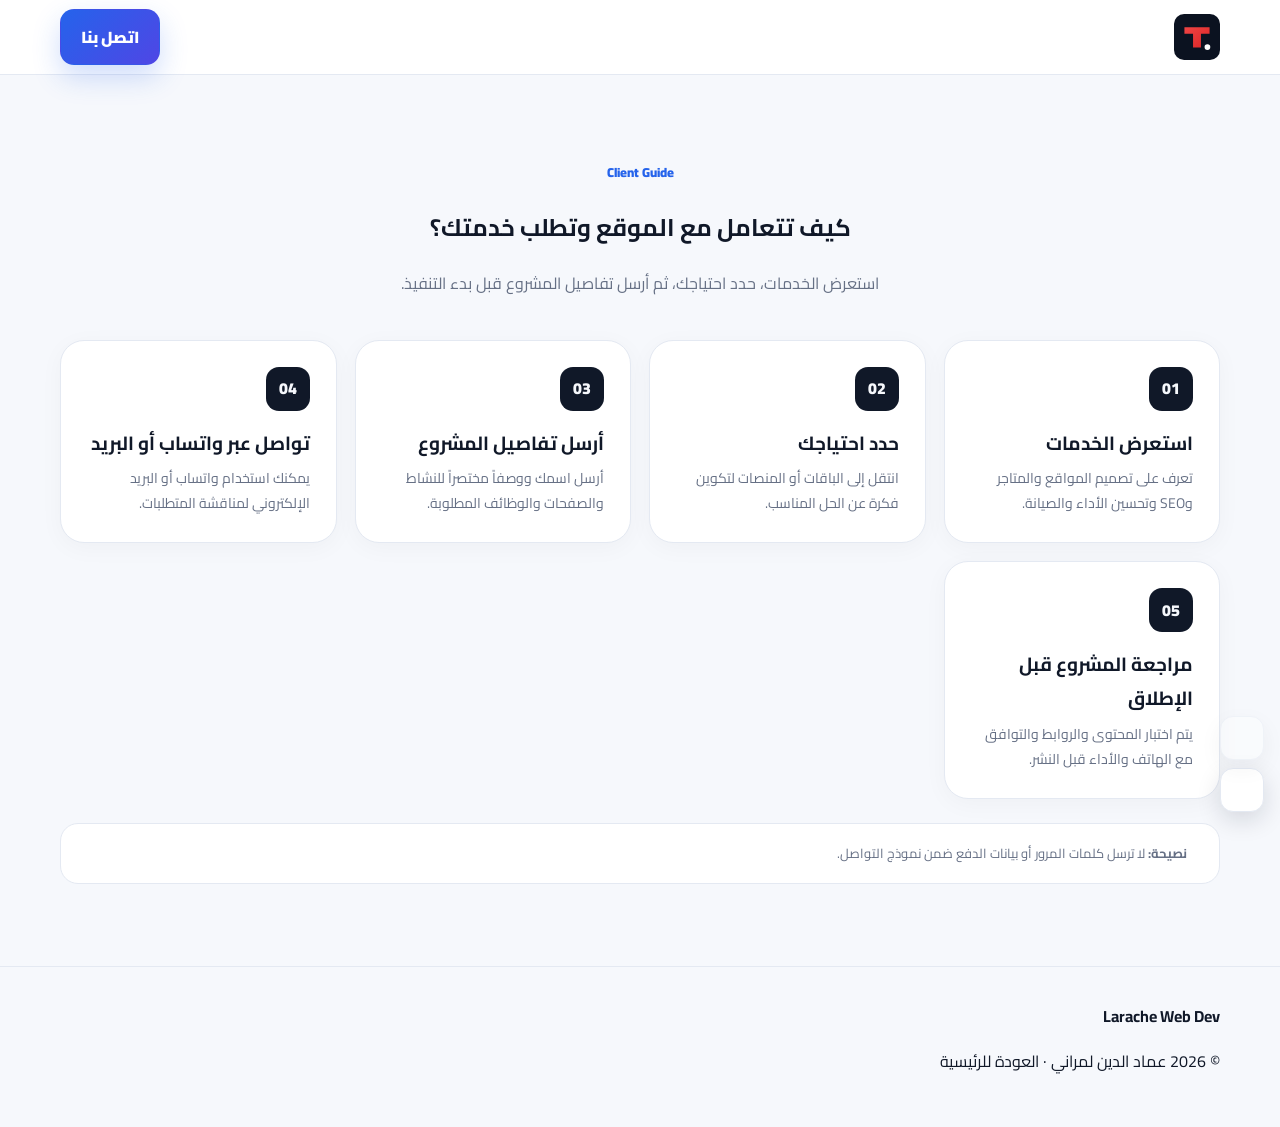
<file: instructions.html>
<!doctype html><html lang="ar" dir="rtl"><head><meta charset="utf-8"><meta name="viewport" content="width=device-width,initial-scale=1"><meta name="theme-color" content="#0b1220"><meta name="description" content="دليل التعامل مع Larache Web Dev وطريقة طلب الخدمات الرقمية والتواصل قبل بدء المشروع."><link rel="canonical" href="https://gpldroid.github.io/dev-v3/instructions.html"><link rel="icon" href="favicon.svg" type="image/svg+xml"><link rel="stylesheet" href="https://fonts.googleapis.com/css2?family=Cairo:wght@400;500;600;700;800;900&display=swap"><link rel="stylesheet" href="assets/css/style.css"><title>طريقة التعامل مع الموقع | Larache Web Dev</title></head><body><header class="header"><div class="container nav"><a class="brand" href="index.html" aria-label="Larache Web Dev"><img src="favicon.svg" width="46" height="46" alt="شعار الموقع"></a><a class="btn btn-primary" href="index.html#contact">اتصل بنا</a></div></header><main><section class="section"><div class="container"><div class="section-head"><span class="kicker">Client Guide</span><h1>كيف تتعامل مع الموقع وتطلب خدمتك؟</h1><p>استعرض الخدمات، حدد احتياجك، ثم أرسل تفاصيل المشروع قبل بدء التنفيذ.</p></div><div class="grid process"><article class="card step"><span class="step-no">01</span><h3>استعرض الخدمات</h3><p>تعرف على تصميم المواقع والمتاجر وSEO وتحسين الأداء والصيانة.</p></article><article class="card step"><span class="step-no">02</span><h3>حدد احتياجك</h3><p>انتقل إلى الباقات أو المنصات لتكوين فكرة عن الحل المناسب.</p></article><article class="card step"><span class="step-no">03</span><h3>أرسل تفاصيل المشروع</h3><p>أرسل اسمك ووصفاً مختصراً للنشاط والصفحات والوظائف المطلوبة.</p></article><article class="card step"><span class="step-no">04</span><h3>تواصل عبر واتساب أو البريد</h3><p>يمكنك استخدام واتساب أو البريد الإلكتروني لمناقشة المتطلبات.</p></article><article class="card step"><span class="step-no">05</span><h3>مراجعة المشروع قبل الإطلاق</h3><p>يتم اختبار المحتوى والروابط والتوافق مع الهاتف والأداء قبل النشر.</p></article></div><div class="notice"><i class="fa-solid fa-shield-halved"></i><p><strong>نصيحة:</strong> لا ترسل كلمات المرور أو بيانات الدفع ضمن نموذج التواصل.</p></div></div></section></main><footer class="footer"><div class="container"><strong>Larache Web Dev</strong><p>© <span id="year"></span> عماد الدين لمراني · <a href="index.html">العودة للرئيسية</a></p></div></footer><script src="assets/js/app.js" defer></script></body></html>
</file>
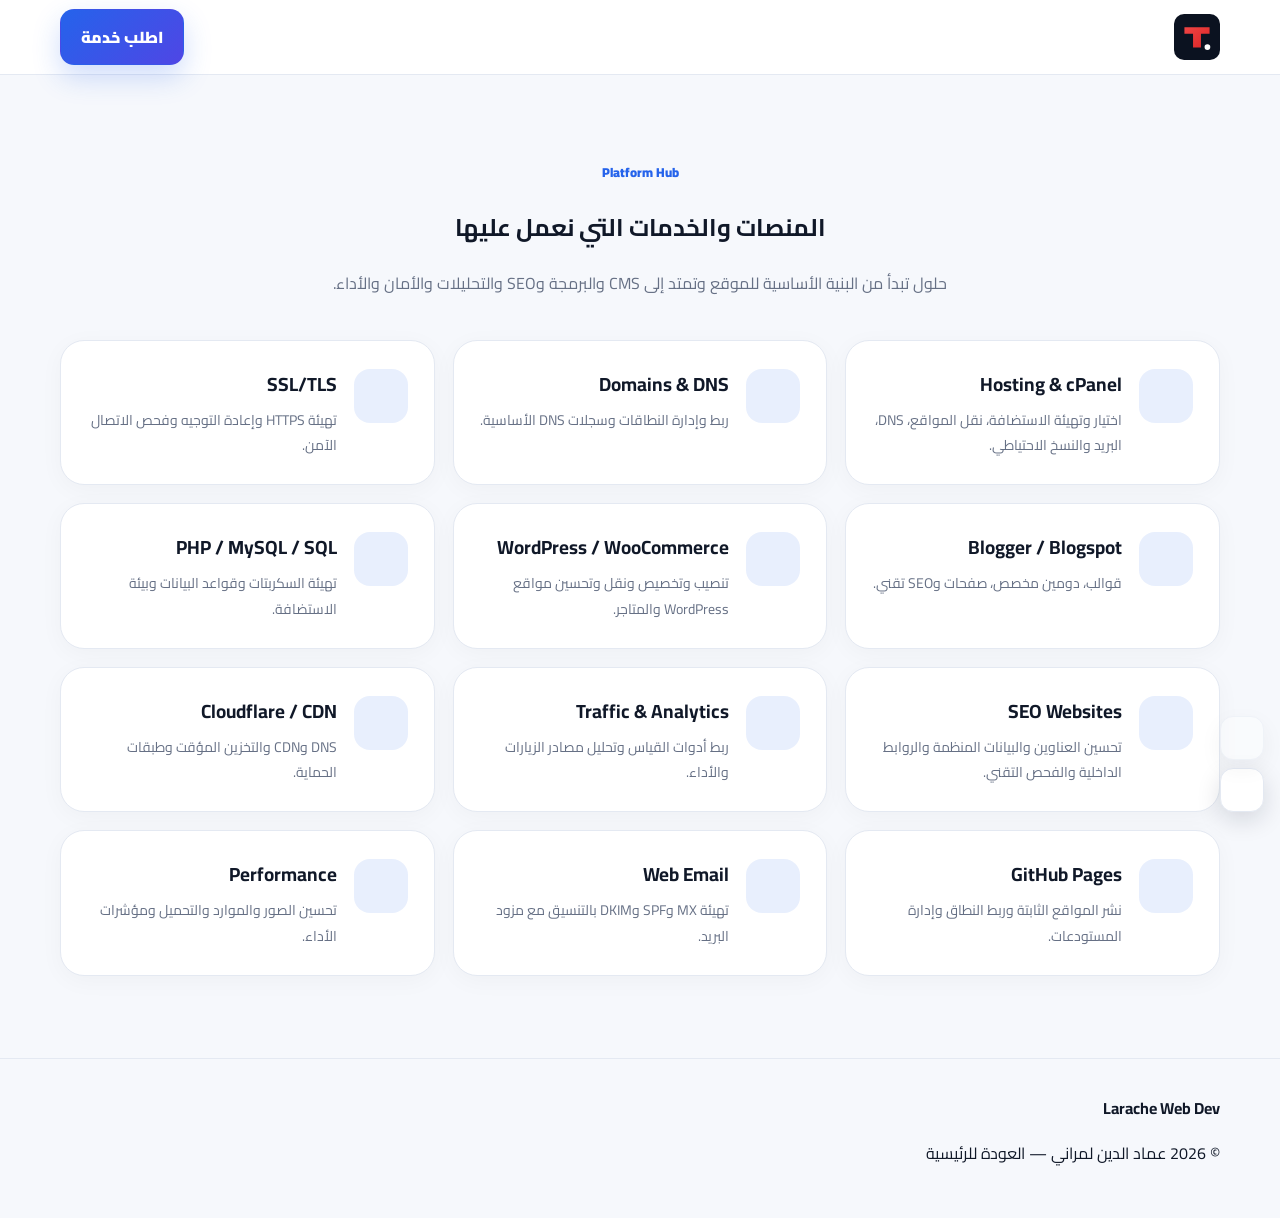
<file: platforms.html>
<!doctype html><html lang="ar" dir="rtl"><head><meta charset="utf-8"><meta name="viewport" content="width=device-width,initial-scale=1"><meta name="description" content="دليل منصات وخدمات Larache Web Dev: الاستضافة، الدومينات، SSL/TLS، Blogger، WordPress، PHP/MySQL، SEO، Traffic، Cloudflare وGitHub Pages."><meta name="robots" content="index,follow"><link rel="canonical" href="https://gpldroid.github.io/dev-v3/platforms.html"><link rel="icon" href="favicon.svg" type="image/svg+xml"><link rel="stylesheet" href="https://fonts.googleapis.com/css2?family=Cairo:wght@400;600;700;800;900&display=swap"><link rel="stylesheet" href="assets/css/style.css"><title>المنصات والخدمات التقنية | Larache Web Dev</title></head><body><header class="header"><div class="container nav"><a class="brand" href="index.html" aria-label="Larache Web Dev"><img src="favicon.svg" width="46" height="46" alt="شعار الموقع"></a><a class="btn btn-primary" href="index.html#contact">اطلب خدمة</a></div></header><main><section class="section"><div class="container"><div class="section-head"><span class="kicker">Platform Hub</span><h1>المنصات والخدمات التي نعمل عليها</h1><p>حلول تبدأ من البنية الأساسية للموقع وتمتد إلى CMS والبرمجة وSEO والتحليلات والأمان والأداء.</p></div><div class="grid platforms"><article class="card platform"><div class="platform-icon"><i class="fa-solid fa-server"></i></div><div><h3>Hosting & cPanel</h3><p>اختيار وتهيئة الاستضافة، نقل المواقع، DNS، البريد والنسخ الاحتياطي.</p></div></article><article class="card platform"><div class="platform-icon"><i class="fa-solid fa-globe"></i></div><div><h3>Domains & DNS</h3><p>ربط وإدارة النطاقات وسجلات DNS الأساسية.</p></div></article><article class="card platform"><div class="platform-icon"><i class="fa-solid fa-lock"></i></div><div><h3>SSL/TLS</h3><p>تهيئة HTTPS وإعادة التوجيه وفحص الاتصال الآمن.</p></div></article><article class="card platform"><div class="platform-icon"><i class="fa-brands fa-blogger"></i></div><div><h3>Blogger / Blogspot</h3><p>قوالب، دومين مخصص، صفحات وSEO تقني.</p></div></article><article class="card platform"><div class="platform-icon"><i class="fa-brands fa-wordpress"></i></div><div><h3>WordPress / WooCommerce</h3><p>تنصيب وتخصيص ونقل وتحسين مواقع WordPress والمتاجر.</p></div></article><article class="card platform"><div class="platform-icon"><i class="fa-brands fa-php"></i></div><div><h3>PHP / MySQL / SQL</h3><p>تهيئة السكربتات وقواعد البيانات وبيئة الاستضافة.</p></div></article><article class="card platform"><div class="platform-icon"><i class="fa-solid fa-magnifying-glass-chart"></i></div><div><h3>SEO Websites</h3><p>تحسين العناوين والبيانات المنظمة والروابط الداخلية والفحص التقني.</p></div></article><article class="card platform"><div class="platform-icon"><i class="fa-solid fa-chart-line"></i></div><div><h3>Traffic & Analytics</h3><p>ربط أدوات القياس وتحليل مصادر الزيارات والأداء.</p></div></article><article class="card platform"><div class="platform-icon"><i class="fa-brands fa-cloudflare"></i></div><div><h3>Cloudflare / CDN</h3><p>DNS وCDN والتخزين المؤقت وطبقات الحماية.</p></div></article><article class="card platform"><div class="platform-icon"><i class="fa-brands fa-github"></i></div><div><h3>GitHub Pages</h3><p>نشر المواقع الثابتة وربط النطاق وإدارة المستودعات.</p></div></article><article class="card platform"><div class="platform-icon"><i class="fa-solid fa-envelope"></i></div><div><h3>Web Email</h3><p>تهيئة MX وSPF وDKIM بالتنسيق مع مزود البريد.</p></div></article><article class="card platform"><div class="platform-icon"><i class="fa-solid fa-gauge-high"></i></div><div><h3>Performance</h3><p>تحسين الصور والموارد والتحميل ومؤشرات الأداء.</p></div></article></div></div></section></main><footer class="footer"><div class="container"><strong>Larache Web Dev</strong><p>© <span id="year"></span> عماد الدين لمراني — <a href="index.html">العودة للرئيسية</a></p></div></footer><script src="assets/js/app.js" defer></script></body></html>
</file>
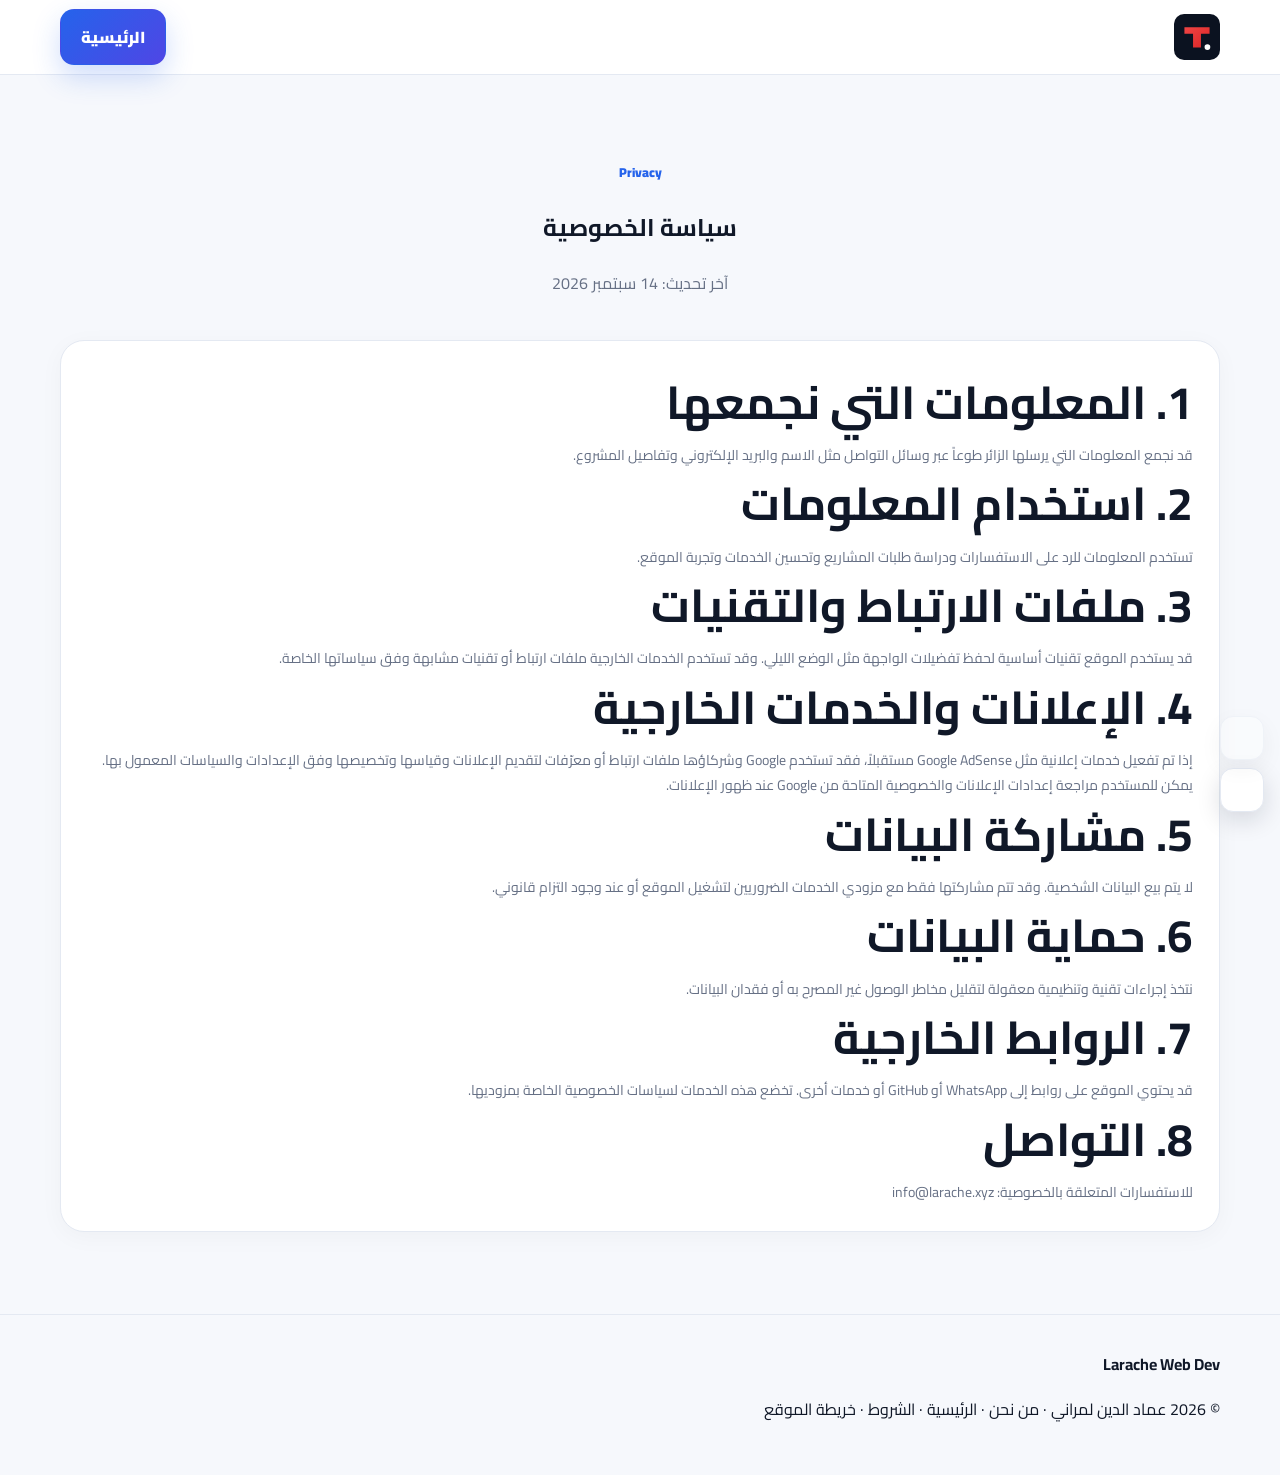
<file: privacy.html>
<!doctype html><html lang="ar" dir="rtl"><head><meta charset="utf-8"><meta name="viewport" content="width=device-width,initial-scale=1"><meta name="theme-color" content="#0b1220"><meta name="description" content="سياسة الخصوصية وحماية بيانات زوار Larache Web Dev واستخدام ملفات الارتباط والخدمات الخارجية."><meta name="robots" content="index,follow"><link rel="canonical" href="https://gpldroid.github.io/dev-v3/privacy.html"><link rel="icon" href="favicon.svg" type="image/svg+xml"><link rel="stylesheet" href="https://fonts.googleapis.com/css2?family=Cairo:wght@400;500;600;700;800;900&display=swap"><link rel="stylesheet" href="assets/css/style.css"><title>سياسة الخصوصية | Larache Web Dev</title></head><body><header class="header"><div class="container nav"><a class="brand" href="index.html" aria-label="Larache Web Dev"><img src="favicon.svg" width="46" height="46" alt="شعار الموقع"></a><a class="btn btn-primary" href="index.html">الرئيسية</a></div></header><main><section class="section"><div class="container"><div class="section-head"><span class="kicker">Privacy</span><h1>سياسة الخصوصية</h1><p>آخر تحديث: 14 سبتمبر 2026</p></div><article class="card"><h2>1. المعلومات التي نجمعها</h2><p>قد نجمع المعلومات التي يرسلها الزائر طوعاً عبر وسائل التواصل مثل الاسم والبريد الإلكتروني وتفاصيل المشروع.</p><h2>2. استخدام المعلومات</h2><p>تستخدم المعلومات للرد على الاستفسارات ودراسة طلبات المشاريع وتحسين الخدمات وتجربة الموقع.</p><h2>3. ملفات الارتباط والتقنيات</h2><p>قد يستخدم الموقع تقنيات أساسية لحفظ تفضيلات الواجهة مثل الوضع الليلي. وقد تستخدم الخدمات الخارجية ملفات ارتباط أو تقنيات مشابهة وفق سياساتها الخاصة.</p><h2>4. الإعلانات والخدمات الخارجية</h2><p>إذا تم تفعيل خدمات إعلانية مثل Google AdSense مستقبلاً، فقد تستخدم Google وشركاؤها ملفات ارتباط أو معرّفات لتقديم الإعلانات وقياسها وتخصيصها وفق الإعدادات والسياسات المعمول بها. يمكن للمستخدم مراجعة إعدادات الإعلانات والخصوصية المتاحة من Google عند ظهور الإعلانات.</p><h2>5. مشاركة البيانات</h2><p>لا يتم بيع البيانات الشخصية. وقد تتم مشاركتها فقط مع مزودي الخدمات الضروريين لتشغيل الموقع أو عند وجود التزام قانوني.</p><h2>6. حماية البيانات</h2><p>نتخذ إجراءات تقنية وتنظيمية معقولة لتقليل مخاطر الوصول غير المصرح به أو فقدان البيانات.</p><h2>7. الروابط الخارجية</h2><p>قد يحتوي الموقع على روابط إلى WhatsApp أو GitHub أو خدمات أخرى. تخضع هذه الخدمات لسياسات الخصوصية الخاصة بمزوديها.</p><h2>8. التواصل</h2><p>للاستفسارات المتعلقة بالخصوصية: <a href="mailto:info@larache.xyz">info@larache.xyz</a></p></article></div></section></main><footer class="footer"><div class="container"><strong>Larache Web Dev</strong><p>© <span id="year"></span> عماد الدين لمراني · <a href="about.html">من نحن</a> · <a href="index.html">الرئيسية</a> · <a href="terms.html">الشروط</a> · <a href="sitemap.html">خريطة الموقع</a></p></div></footer><script src="assets/js/app.js" defer></script></body></html>
</file>
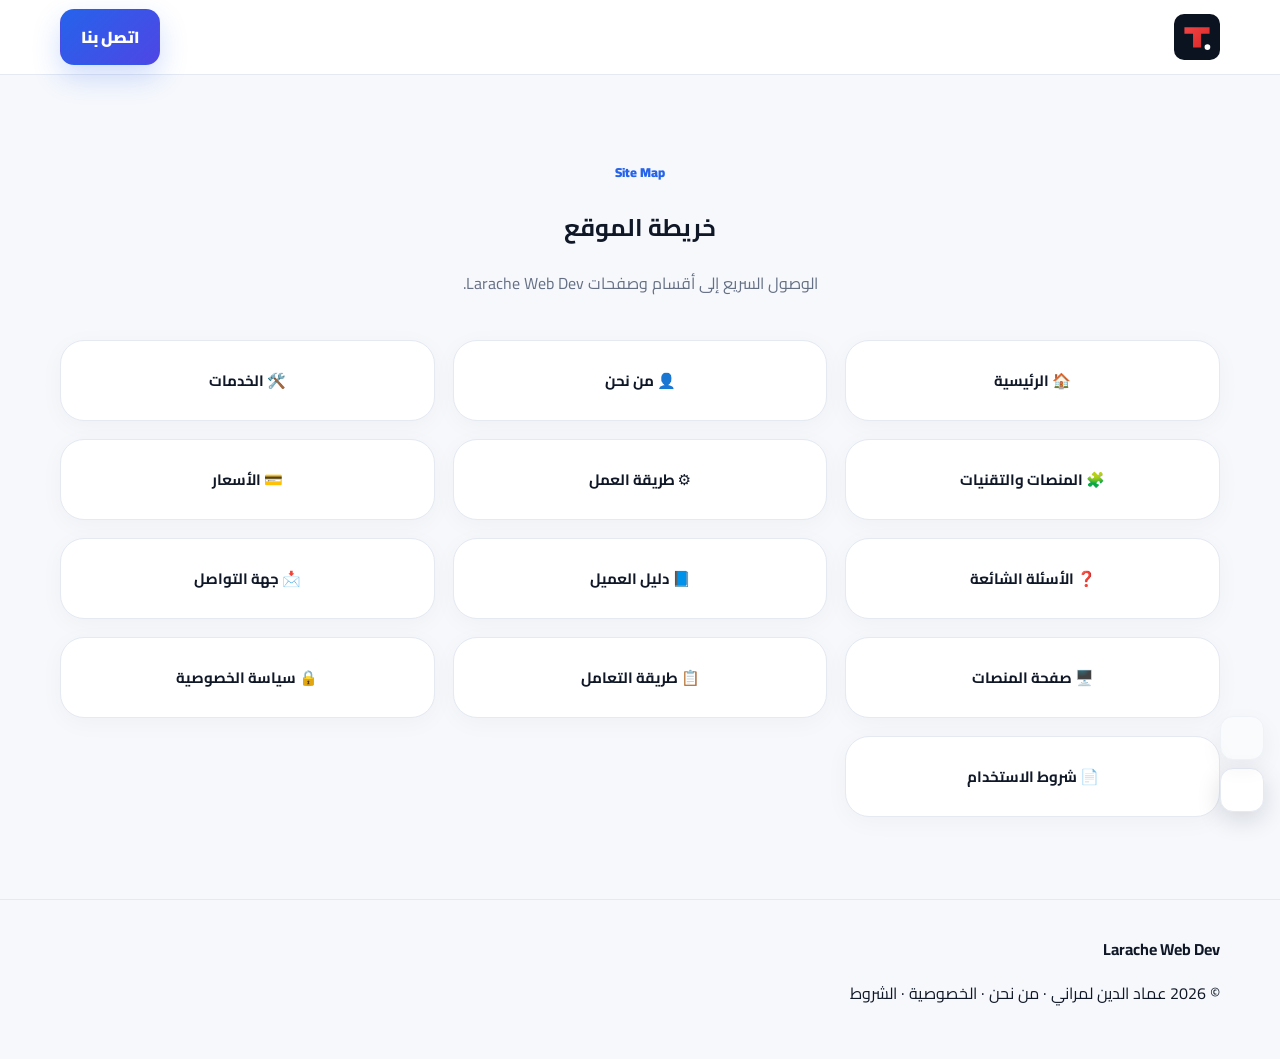
<file: sitemap.html>
<!doctype html><html lang="ar" dir="rtl"><head><meta charset="utf-8"><meta name="viewport" content="width=device-width,initial-scale=1"><meta name="description" content="خريطة موقع Larache Web Dev للوصول السريع إلى الخدمات والمنصات ومن نحن والأسعار والأسئلة والتواصل والسياسات."><meta name="robots" content="index,follow"><link rel="canonical" href="https://gpldroid.github.io/dev-v3/sitemap.html"><link rel="icon" href="favicon.svg" type="image/svg+xml"><link rel="stylesheet" href="https://fonts.googleapis.com/css2?family=Cairo:wght@400;500;600;700;800;900&display=swap"><link rel="stylesheet" href="assets/css/style.css"><title>خريطة الموقع | Larache Web Dev</title></head><body><header class="header"><div class="container nav"><a class="brand" href="index.html" aria-label="Larache Web Dev"><img src="favicon.svg" width="46" height="46" alt="شعار الموقع"></a><a class="btn btn-primary" href="index.html#contact">اتصل بنا</a></div></header><main><section class="section"><div class="container"><div class="section-head"><span class="kicker">Site Map</span><h1>خريطة الموقع</h1><p>الوصول السريع إلى أقسام وصفحات Larache Web Dev.</p></div><div class="grid sitemap-grid"><a class="card" href="index.html">🏠 <strong>الرئيسية</strong></a><a class="card" href="about.html">👤 <strong>من نحن</strong></a><a class="card" href="index.html#services">🛠️ <strong>الخدمات</strong></a><a class="card" href="index.html#platforms">🧩 <strong>المنصات والتقنيات</strong></a><a class="card" href="index.html#process">⚙️ <strong>طريقة العمل</strong></a><a class="card" href="index.html#pricing">💳 <strong>الأسعار</strong></a><a class="card" href="index.html#faq">❓ <strong>الأسئلة الشائعة</strong></a><a class="card" href="index.html#guide">📘 <strong>دليل العميل</strong></a><a class="card" href="index.html#contact">📩 <strong>جهة التواصل</strong></a><a class="card" href="platforms.html">🖥️ <strong>صفحة المنصات</strong></a><a class="card" href="instructions.html">📋 <strong>طريقة التعامل</strong></a><a class="card" href="privacy.html">🔒 <strong>سياسة الخصوصية</strong></a><a class="card" href="terms.html">📄 <strong>شروط الاستخدام</strong></a></div></div></section></main><footer class="footer"><div class="container"><strong>Larache Web Dev</strong><p>© 2026 عماد الدين لمراني · <a href="about.html">من نحن</a> · <a href="privacy.html">الخصوصية</a> · <a href="terms.html">الشروط</a></p></div></footer><script src="assets/js/app.js" defer></script></body></html>
</file>
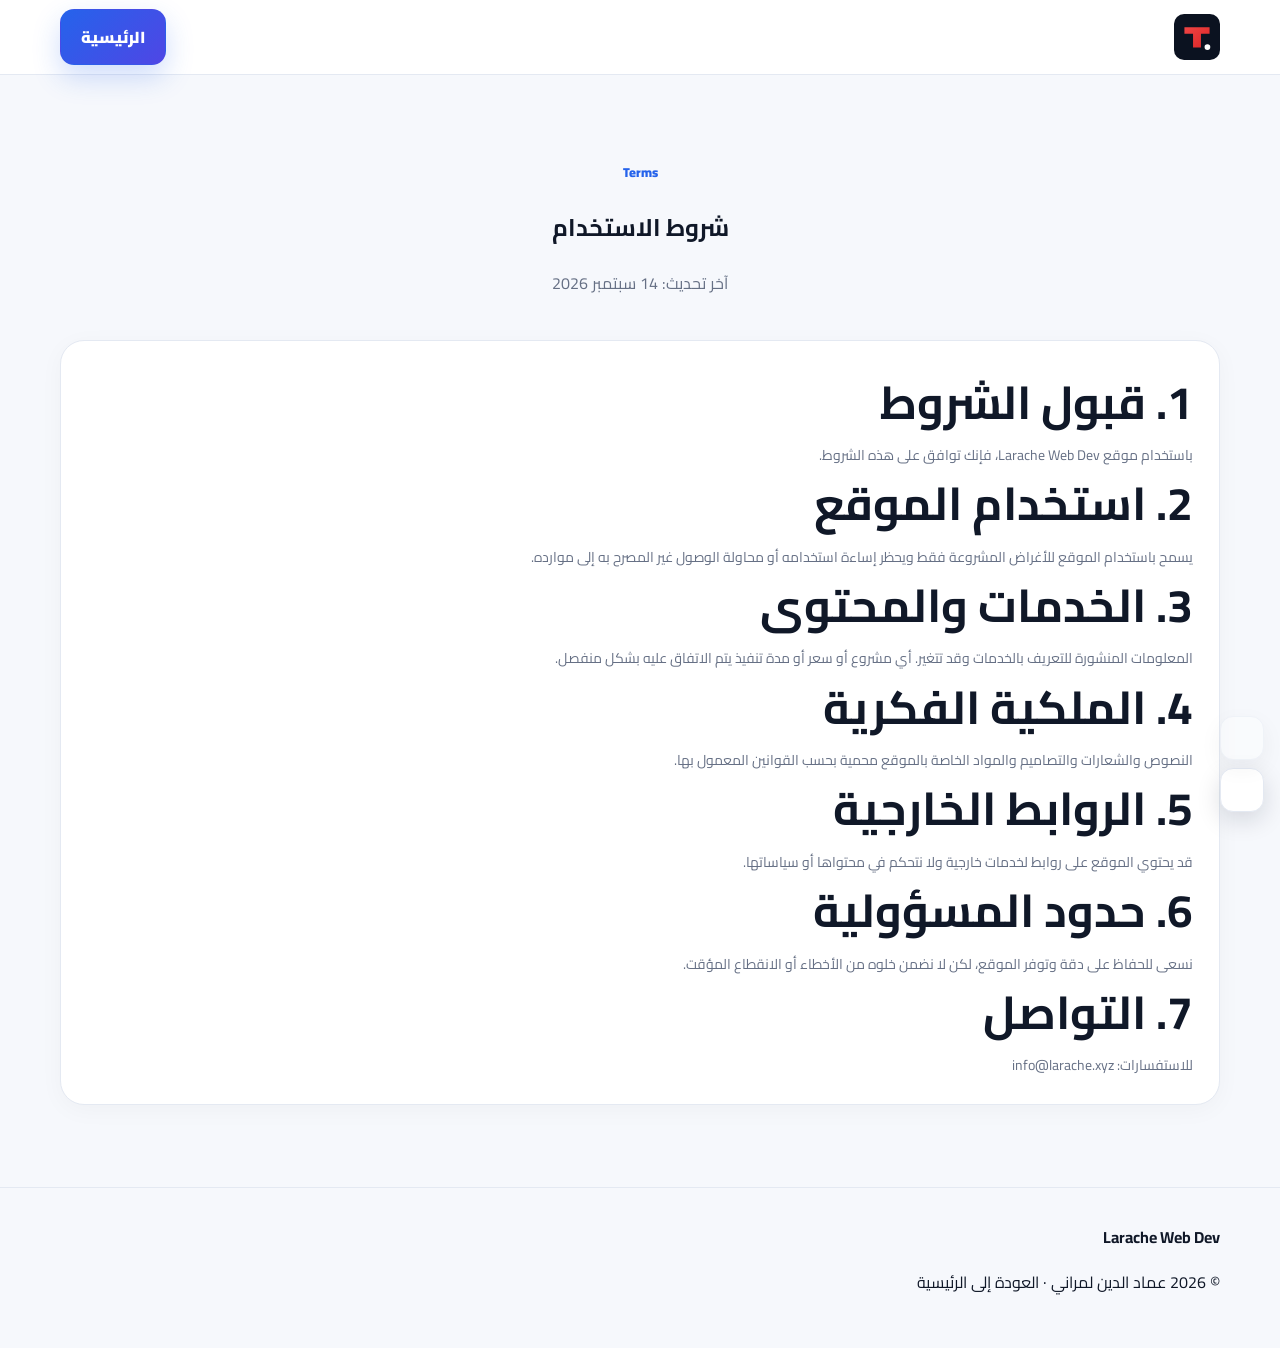
<file: terms.html>
<!doctype html><html lang="ar" dir="rtl"><head><meta charset="utf-8"><meta name="viewport" content="width=device-width,initial-scale=1"><meta name="theme-color" content="#0b1220"><meta name="description" content="شروط وأحكام استخدام موقع Larache Web Dev والخدمات الرقمية المقدمة عبره."><link rel="canonical" href="https://gpldroid.github.io/dev-v3/terms.html"><link rel="icon" href="favicon.svg" type="image/svg+xml"><link rel="stylesheet" href="https://fonts.googleapis.com/css2?family=Cairo:wght@400;500;600;700;800;900&display=swap"><link rel="stylesheet" href="assets/css/style.css"><title>شروط الاستخدام | Larache Web Dev</title></head><body><header class="header"><div class="container nav"><a class="brand" href="index.html" aria-label="Larache Web Dev"><img src="favicon.svg" width="46" height="46" alt="شعار الموقع"></a><a class="btn btn-primary" href="index.html">الرئيسية</a></div></header><main><section class="section"><div class="container"><div class="section-head"><span class="kicker">Terms</span><h1>شروط الاستخدام</h1><p>آخر تحديث: 14 سبتمبر 2026</p></div><article class="card"><h2>1. قبول الشروط</h2><p>باستخدام موقع Larache Web Dev، فإنك توافق على هذه الشروط.</p><h2>2. استخدام الموقع</h2><p>يسمح باستخدام الموقع للأغراض المشروعة فقط ويحظر إساءة استخدامه أو محاولة الوصول غير المصرح به إلى موارده.</p><h2>3. الخدمات والمحتوى</h2><p>المعلومات المنشورة للتعريف بالخدمات وقد تتغير. أي مشروع أو سعر أو مدة تنفيذ يتم الاتفاق عليه بشكل منفصل.</p><h2>4. الملكية الفكرية</h2><p>النصوص والشعارات والتصاميم والمواد الخاصة بالموقع محمية بحسب القوانين المعمول بها.</p><h2>5. الروابط الخارجية</h2><p>قد يحتوي الموقع على روابط لخدمات خارجية ولا نتحكم في محتواها أو سياساتها.</p><h2>6. حدود المسؤولية</h2><p>نسعى للحفاظ على دقة وتوفر الموقع، لكن لا نضمن خلوه من الأخطاء أو الانقطاع المؤقت.</p><h2>7. التواصل</h2><p>للاستفسارات: <a href="mailto:info@larache.xyz">info@larache.xyz</a></p></article></div></section></main><footer class="footer"><div class="container"><strong>Larache Web Dev</strong><p>© <span id="year"></span> عماد الدين لمراني · <a href="index.html">العودة إلى الرئيسية</a></p></div></footer><script src="assets/js/app.js" defer></script></body></html>
</file>
<file: assets/css/style.css>
:root{--bg:#f6f8fc;--surface:#fff;--surface2:#eef3fb;--text:#101828;--muted:#667085;--line:#e4e9f2;--primary:#2563eb;--primary2:#4f46e5;--accent:#06b6d4;--shadow:0 18px 55px rgba(15,23,42,.09);--radius:24px}html.dark{--bg:#070d18;--surface:#0d1525;--surface2:#111d31;--text:#f4f7fb;--muted:#9aa8bd;--line:#1f2d43;--shadow:0 20px 60px rgba(0,0,0,.28)}*{box-sizing:border-box}html{scroll-behavior:smooth;scroll-padding-top:90px}body{margin:0;font-family:Cairo,system-ui,sans-serif;background:var(--bg);color:var(--text);line-height:1.8;overflow-x:hidden}body,button,a,input,textarea,select{transition:background-color .25s,color .25s,border-color .25s,box-shadow .25s}a{color:inherit;text-decoration:none}button{font:inherit;cursor:pointer}img{max-width:100%;height:auto}.container{width:min(1160px,calc(100% - 32px));margin:auto}.skip{position:fixed;top:-60px;right:16px;background:var(--text);color:var(--bg);padding:10px 16px;border-radius:10px;z-index:300}.skip:focus{top:12px}.progress{position:fixed;inset:0 0 auto auto;height:3px;width:0;background:linear-gradient(90deg,var(--primary),var(--accent));z-index:250}.header{position:sticky;top:0;z-index:200;background:color-mix(in srgb,var(--surface) 94%,transparent);backdrop-filter:blur(18px);-webkit-backdrop-filter:blur(18px);border-bottom:1px solid var(--line)}.nav{height:74px;display:flex;align-items:center;gap:22px}.brand{display:flex;align-items:center;flex:0 0 auto;margin-inline-end:auto}.brand img{display:block;height:46px;width:auto;max-width:150px;object-fit:contain}.navlinks{display:flex;align-items:center;justify-content:flex-end;gap:clamp(10px,1.5vw,20px);font-size:13px;font-weight:800;white-space:nowrap}.navlinks a{position:relative;color:var(--muted);padding:9px 2px}.navlinks a::after{content:"";position:absolute;right:0;bottom:1px;width:0;height:2px;border-radius:2px;background:var(--primary);transition:width .2s ease}.navlinks a:hover,.navlinks a.active{color:var(--primary)}.navlinks a:hover::after,.navlinks a.active::after{width:100%}.actions{display:flex;align-items:center;gap:8px;flex:0 0 auto}.icon-btn{width:42px;height:42px;border:1px solid var(--line);background:var(--surface);color:var(--text);border-radius:12px;display:grid;place-items:center}.menu-btn{display:none}.mobile-nav{display:none}.mobile-nav.open{display:grid;grid-template-columns:repeat(2,minmax(0,1fr));gap:8px;padding:12px 16px 18px;border-top:1px solid var(--line);background:var(--surface)}.mobile-nav a{display:flex;align-items:center;justify-content:center;min-height:46px;padding:9px 8px;border:1px solid var(--line);border-radius:12px;background:var(--bg);font-size:13px;font-weight:800;color:var(--text)}.mobile-nav a:hover,.mobile-nav a.active{border-color:rgba(37,99,235,.35);color:var(--primary);background:rgba(37,99,235,.07)}.scroll-controls{position:fixed;right:16px;bottom:88px;z-index:190;display:flex;flex-direction:column;gap:8px;opacity:1;visibility:visible;pointer-events:auto}.scroll-control{width:44px;height:44px;border:1px solid var(--line);border-radius:13px;background:var(--surface);color:var(--text);display:grid;place-items:center;box-shadow:0 8px 24px rgba(15,23,42,.14);-webkit-tap-highlight-color:transparent}.scroll-control:hover{color:var(--primary);border-color:rgba(37,99,235,.35);transform:translateY(-2px)}.scroll-control:disabled{opacity:.38;cursor:default;transform:none}.hero{position:relative;overflow:hidden;padding:82px 0 70px;background:radial-gradient(circle at 15% 20%,rgba(37,99,235,.14),transparent 30%),radial-gradient(circle at 85% 15%,rgba(6,182,212,.12),transparent 28%)}.hero-grid{display:grid;grid-template-columns:1.12fr .88fr;align-items:center;gap:56px}.eyebrow{display:inline-flex;align-items:center;gap:8px;padding:8px 14px;border-radius:999px;background:rgba(37,99,235,.1);color:var(--primary);font-size:13px;font-weight:900}.hero h1{font-size:clamp(38px,5vw,68px);line-height:1.18;margin:22px 0 18px}.gradient{background:linear-gradient(90deg,var(--primary),var(--primary2));-webkit-background-clip:text;background-clip:text;color:transparent}.hero p{font-size:18px;color:var(--muted);max-width:720px;margin:0}.cta{display:flex;flex-wrap:wrap;gap:12px;margin-top:28px}.btn{display:inline-flex;align-items:center;justify-content:center;gap:9px;border:1px solid transparent;border-radius:14px;padding:13px 20px;font-weight:900}.btn-primary{background:linear-gradient(135deg,var(--primary),var(--primary2));color:#fff;box-shadow:0 12px 28px rgba(37,99,235,.22)}.btn-primary:hover{transform:translateY(-2px)}.btn-ghost{background:var(--surface);border-color:var(--line)}.hero-card{background:linear-gradient(145deg,var(--surface),var(--surface2));border:1px solid var(--line);border-radius:32px;padding:24px;box-shadow:var(--shadow)}.hero-logo{display:flex;align-items:center;justify-content:center;min-height:280px;border-radius:24px;background:linear-gradient(145deg,rgba(37,99,235,.08),rgba(6,182,212,.08));overflow:hidden}.hero-logo img{width:min(78%,340px);filter:drop-shadow(0 20px 35px rgba(0,0,0,.14))}.hero-mini{display:grid;grid-template-columns:repeat(2,1fr);gap:10px;margin-top:12px}.mini{padding:13px;border:1px solid var(--line);border-radius:14px;background:var(--surface);font-size:12px;color:var(--muted)}.mini b{display:block;color:var(--text);font-size:14px}.metrics{display:grid;grid-template-columns:repeat(4,1fr);gap:12px;margin-top:40px}.metric{padding:17px;border:1px solid var(--line);background:var(--surface);border-radius:18px}.metric b{display:block;font-size:25px}.metric small{color:var(--muted)}.section{padding:82px 0}.section.alt{background:var(--surface2)}.section-head{text-align:center;max-width:780px;margin:0 auto 42px}.kicker{color:var(--primary);font-weight:900;font-size:13px}.section h2{font-size:clamp(30px,4vw,46px);line-height:1.25;margin:7px 0 12px}.section-head p{color:var(--muted);margin:0}.grid{display:grid;gap:18px}.services{grid-template-columns:repeat(3,1fr)}.card{background:var(--surface);border:1px solid var(--line);border-radius:var(--radius);padding:26px;box-shadow:0 5px 25px rgba(15,23,42,.035)}.card:hover{transform:translateY(-4px);box-shadow:var(--shadow)}.service-icon,.platform-icon{width:54px;height:54px;border-radius:16px;display:grid;place-items:center;background:rgba(37,99,235,.1);color:var(--primary);font-size:22px;flex:0 0 auto}.card h3{margin:18px 0 7px;font-size:19px}.card p{margin:0;color:var(--muted);font-size:14px}.tag{display:inline-block;margin-top:16px;padding:5px 9px;border-radius:999px;background:var(--surface2);font-size:11px;font-weight:800;color:var(--muted)}.platforms{grid-template-columns:repeat(3,1fr)}.platform{display:flex;gap:17px;align-items:flex-start}.platform h3{margin:0 0 7px}.platform-icon{margin-top:2px}.chips{display:flex;flex-wrap:wrap;gap:6px;margin-top:14px}.chips span{font-size:10px;font-weight:800;color:var(--primary);background:rgba(37,99,235,.08);border:1px solid rgba(37,99,235,.12);border-radius:999px;padding:4px 8px}.notice{margin-top:24px;display:flex;gap:12px;align-items:flex-start;padding:18px 20px;border:1px solid var(--line);border-radius:18px;background:var(--surface)}.notice i{color:var(--primary);margin-top:6px}.notice p{margin:0;color:var(--muted);font-size:13px}.process{grid-template-columns:repeat(4,1fr)}.step-no{width:44px;height:44px;border-radius:13px;display:grid;place-items:center;background:var(--text);color:var(--bg);font-weight:900}.step h3{margin:15px 0 6px}.step p{color:var(--muted);font-size:14px}.pricing{grid-template-columns:repeat(3,1fr)}.price{position:relative}.price.featured{border:2px solid var(--primary);transform:translateY(-7px)}.badge{position:absolute;top:18px;left:18px;background:var(--primary);color:#fff;border-radius:999px;padding:5px 10px;font-size:11px;font-weight:900}.amount{font-size:34px;font-weight:900;margin:12px 0}.amount small{font-size:12px;color:var(--muted)}.features{list-style:none;padding:0;margin:18px 0 25px}.features li{padding:8px 0;border-bottom:1px dashed var(--line);font-size:13px}.faq{max-width:850px;margin:auto}.faq-item{border:1px solid var(--line);background:var(--surface);border-radius:16px;margin-bottom:10px;overflow:hidden}.faq-q{width:100%;background:none;border:0;color:var(--text);padding:18px;text-align:right;font-weight:900;display:flex;justify-content:space-between}.faq-a{max-height:0;overflow:hidden;padding:0 18px;color:var(--muted);transition:max-height .3s ease,padding .3s ease}.faq-item.open .faq-a{max-height:180px;padding:0 18px 18px}.contact{display:grid;grid-template-columns:.85fr 1.15fr;gap:24px}.contact-info{display:grid;gap:12px}.contact-item{display:flex;gap:14px;align-items:flex-start;padding:18px;border:1px solid var(--line);border-radius:18px;background:var(--surface)}.contact-item i{width:42px;height:42px;border-radius:12px;background:rgba(37,99,235,.1);color:var(--primary);display:grid;place-items:center;flex:0 0 auto}.contact-item b{display:block}.contact-item span{color:var(--muted);font-size:13px}.form{background:var(--surface);border:1px solid var(--line);border-radius:24px;padding:26px}.form-grid{display:grid;grid-template-columns:1fr 1fr;gap:14px}.field{display:grid;gap:7px;margin-bottom:15px}.field label{font-size:13px;font-weight:800}.field input,.field textarea,.field select{width:100%;border:1px solid var(--line);background:var(--bg);color:var(--text);border-radius:13px;padding:12px 13px;font:inherit}.field.full{grid-column:1/-1}.guide-grid{display:grid;grid-template-columns:repeat(4,1fr);gap:20px;margin-top:44px}.guide-card{min-width:0;background:var(--surface);border:1px solid var(--line);border-radius:24px;padding:28px 24px;box-shadow:0 8px 28px rgba(15,23,42,.045);text-align:right}.guide-card b{display:inline-grid;place-items:center;width:42px;height:42px;border-radius:14px;background:rgba(37,99,235,.1);color:var(--primary);font-size:18px}.guide-card h3{font-size:18px;margin:16px 0 8px}.guide-card p{margin:0;color:var(--muted);font-size:13px;line-height:2}.guide-note{margin-top:28px;padding:28px 30px;border-radius:24px;background:rgba(37,99,235,.06);border:1px solid rgba(37,99,235,.16)}.guide-note h3{margin:0 0 8px;font-size:20px}.guide-note p{margin:0;color:var(--muted);line-height:2}.sitemap-grid{grid-template-columns:repeat(3,1fr)}.sitemap-grid .card{display:block;text-align:center;font-size:15px}.footer{position:relative;z-index:10;border-top:1px solid var(--line);padding:35px 0;isolation:isolate}.footer-grid{position:relative;z-index:11;display:flex;justify-content:space-between;gap:20px;align-items:center}.footer a,.footer button{position:relative;z-index:12;pointer-events:auto;touch-action:manipulation}.footer .social{position:relative;z-index:13}.footer .social a{width:40px;height:40px;border:1px solid var(--line);border-radius:12px;display:grid;place-items:center;background:var(--surface);color:var(--muted);-webkit-tap-highlight-color:transparent}.footer .social a:hover,.footer .social a:focus-visible{color:var(--primary);border-color:rgba(37,99,235,.35)}.float-wa{position:fixed;left:20px;bottom:20px;width:56px;height:56px;border-radius:50%;display:grid;place-items:center;background:#25d366;color:#fff;font-size:25px;z-index:180;box-shadow:0 12px 30px rgba(37,211,102,.3)}.float-wa:hover{transform:translateY(-3px)}@media(max-width:1100px){.nav{gap:14px}.navlinks{gap:10px;font-size:12px}.guide-grid{grid-template-columns:repeat(2,1fr)}.sitemap-grid{grid-template-columns:repeat(2,1fr)}}@media(max-width:980px){.nav{height:68px}.navlinks{display:none}.menu-btn{display:grid}.mobile-nav.open{display:grid}.hero-grid,.contact{grid-template-columns:1fr}.services,.platforms,.pricing{grid-template-columns:repeat(2,1fr)}.process{grid-template-columns:repeat(2,1fr)}.metrics{grid-template-columns:repeat(2,1fr)}}@media(min-width:981px){.menu-btn{display:none}.mobile-nav{display:none!important}}@media(max-width:640px){.container{width:min(100% - 22px,1160px)}.brand img{height:42px;max-width:132px}.mobile-nav.open{grid-template-columns:1fr}.hero{padding-top:54px}.hero h1{font-size:38px}.hero p{font-size:16px}.hero-logo{min-height:220px}.services,.platforms,.pricing,.process,.guide-grid,.sitemap-grid{grid-template-columns:1fr}.metrics{grid-template-columns:1fr 1fr}.card{padding:21px}.platform{gap:12px}.platform-icon{width:46px;height:46px;font-size:18px}.form-grid{grid-template-columns:1fr}.field.full{grid-column:auto}.guide-card{padding:24px 20px}.guide-grid{gap:14px;margin-top:30px}.guide-note{padding:22px 20px;margin-top:20px}.footer-grid{align-items:flex-start;flex-direction:column}.footer a{min-height:40px}.section{padding:62px 0}.float-wa{left:14px;bottom:14px}.scroll-controls{right:12px;bottom:82px;gap:7px}.scroll-control{width:42px;height:42px;border-radius:12px}}@media(max-width:380px){.hero h1{font-size:34px}.metrics{grid-template-columns:1fr}.scroll-controls{right:10px;bottom:78px}.scroll-control{width:40px;height:40px}}@media(prefers-reduced-motion:reduce){*,*::before,*::after{scroll-behavior:auto!important;transition:none!important;animation:none!important}}
</file>
